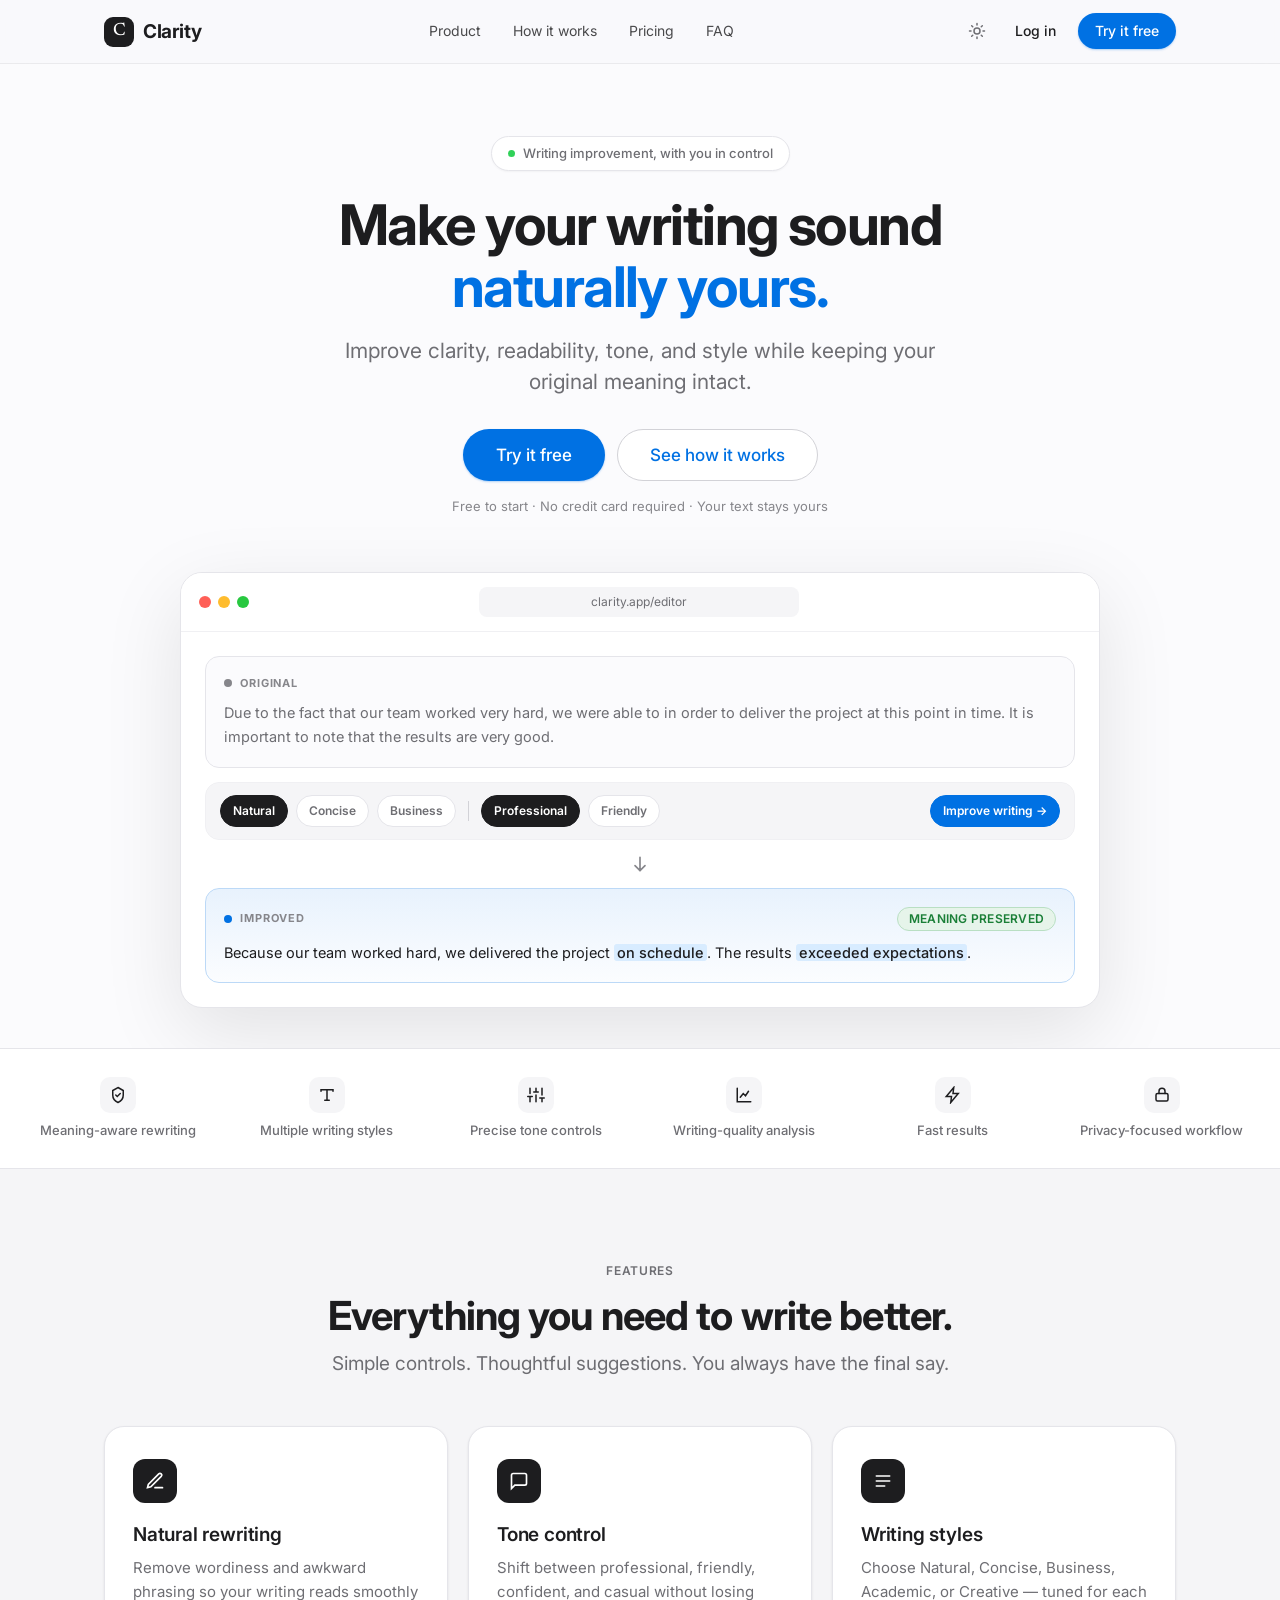
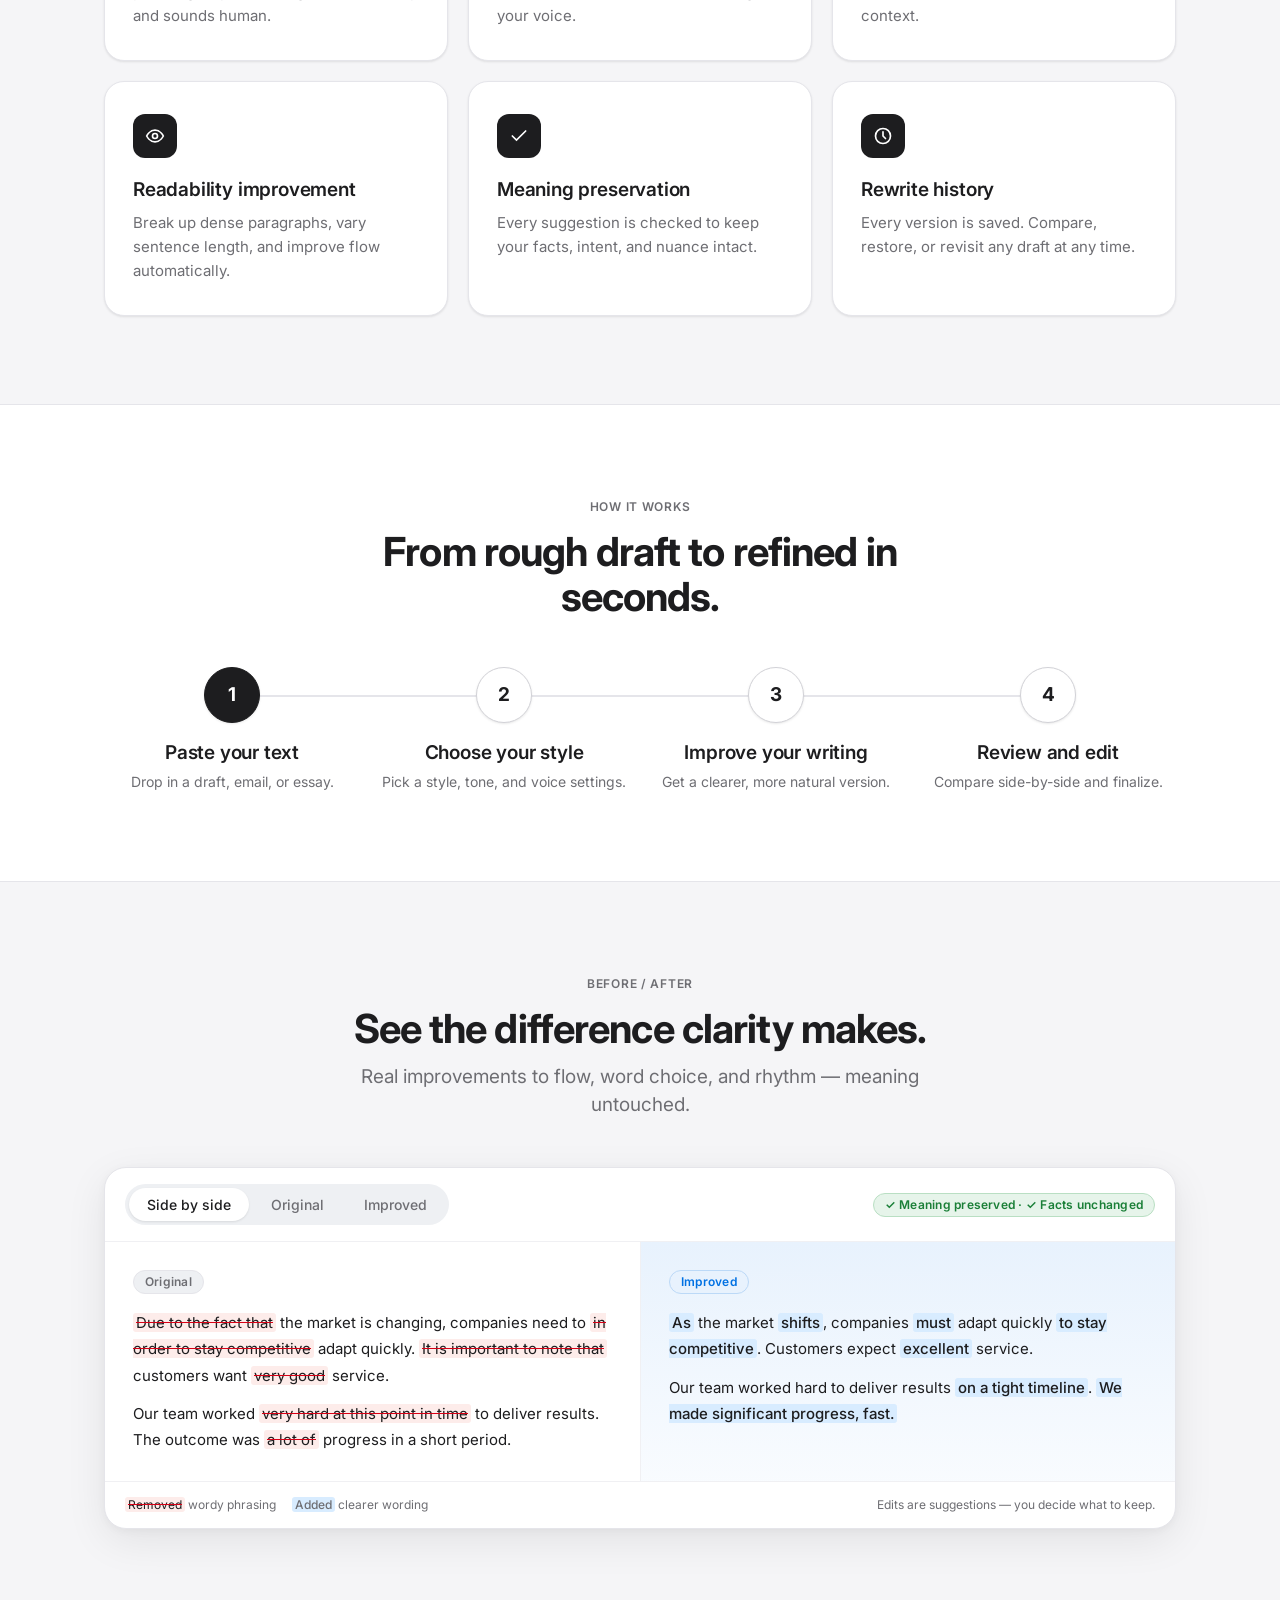
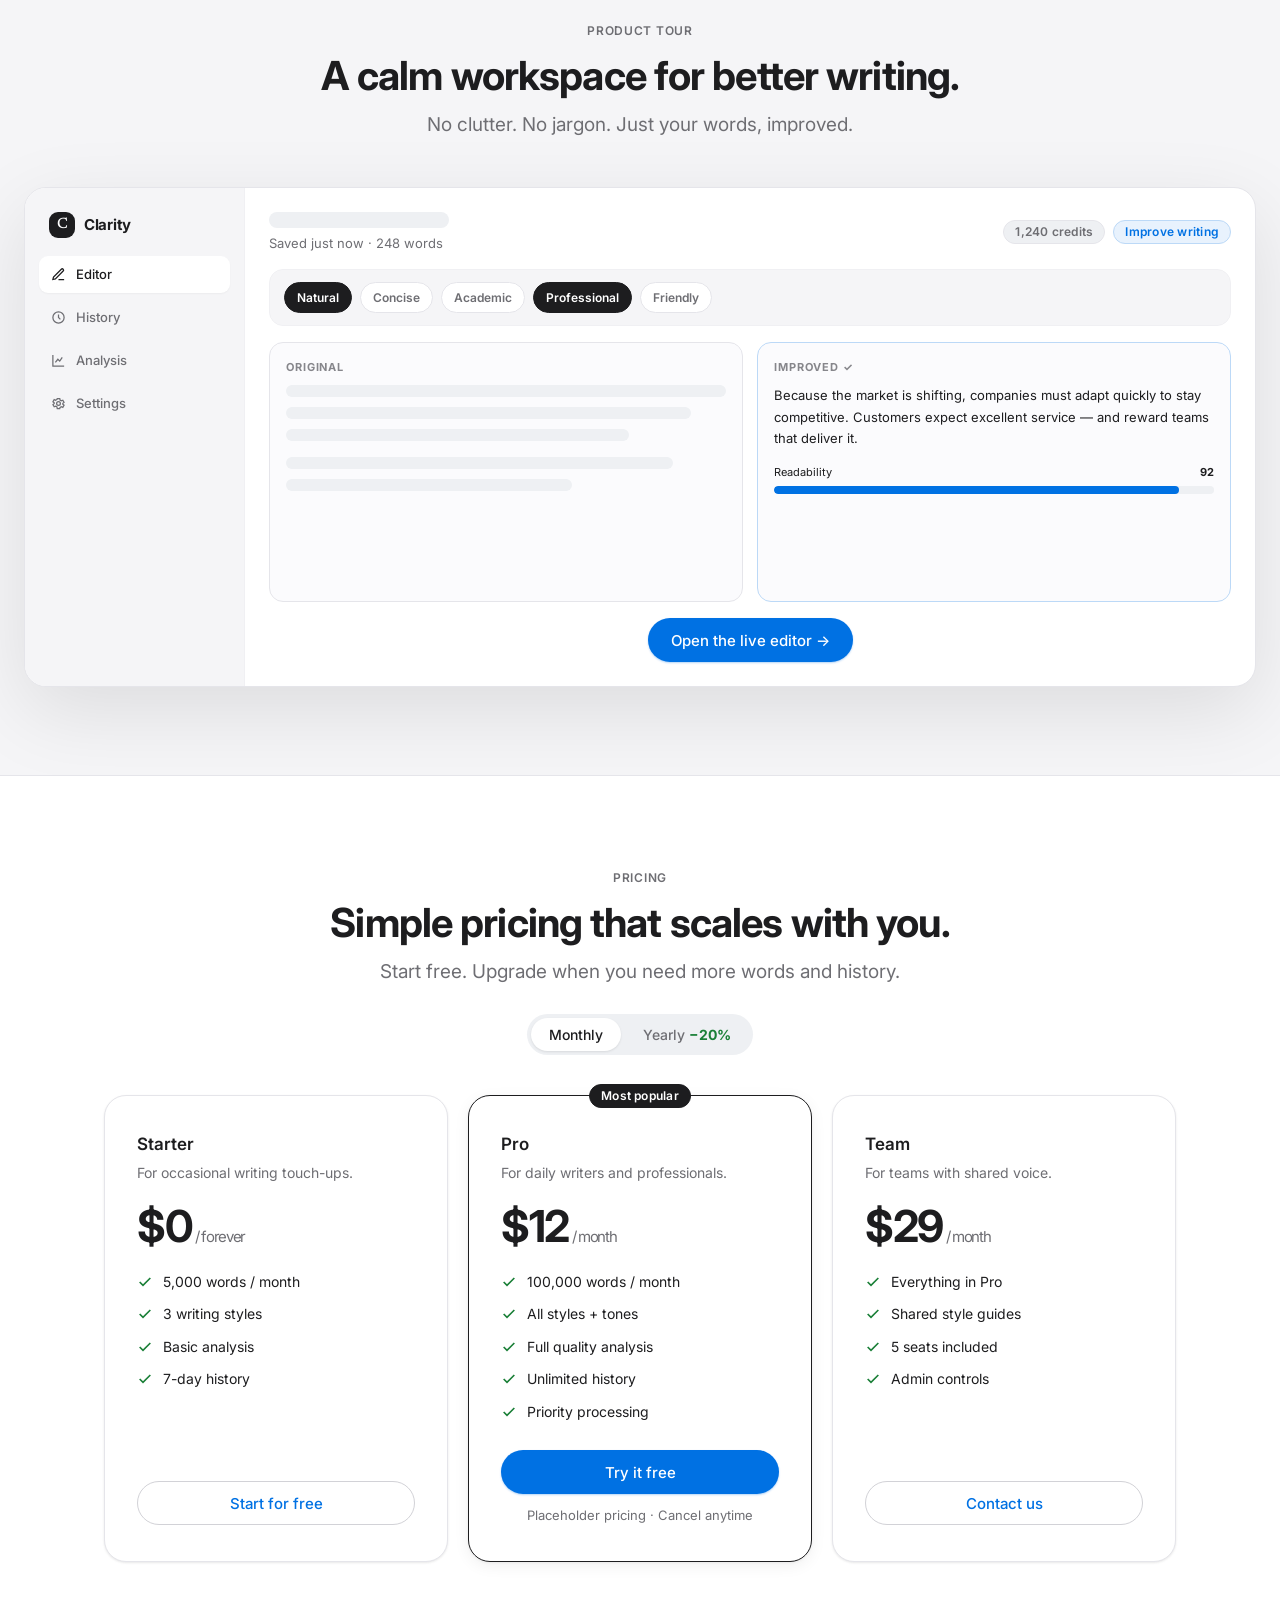
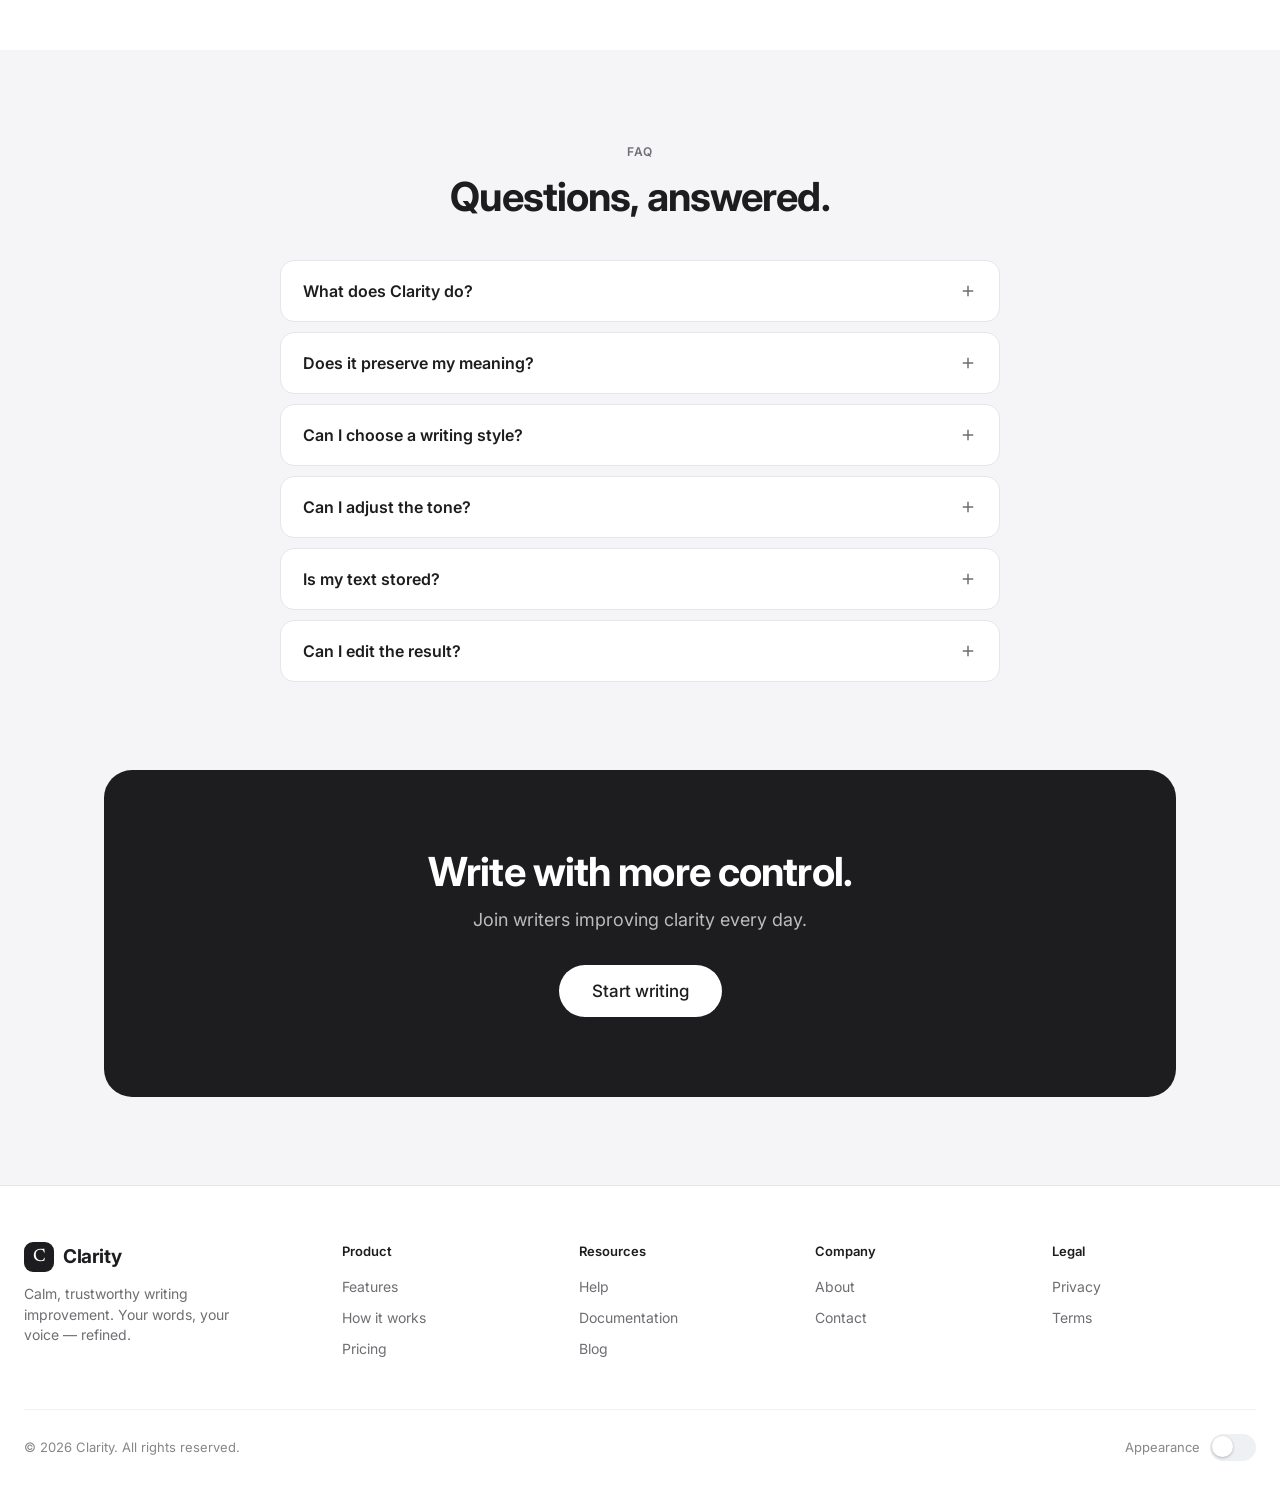
<file: index.html>
<!DOCTYPE html>
<html lang="en">
<head>
<meta charset="UTF-8">
<meta name="viewport" content="width=device-width, initial-scale=1.0, viewport-fit=cover">
<title>Clarity — Make your writing sound naturally yours</title>
<meta name="description" content="Improve clarity, readability, tone, and style while keeping your original meaning intact.">
<link rel="preconnect" href="https://fonts.googleapis.com">
<link rel="preconnect" href="https://fonts.gstatic.com" crossorigin>
<link href="https://fonts.googleapis.com/css2?family=Inter:wght@400;500;600;700;800&family=Newsreader:opsz,wght@6..72,400;6..72,500&display=swap" rel="stylesheet">
<style>
/* ============ PHASE 1: DESIGN TOKENS ============ */
:root{
  --background:#f5f5f7;
  --background-elevated:#fbfbfd;
  --surface:#ffffff;
  --surface-2:#f5f5f7;
  --surface-3:#eef0f3;
  --foreground:#1d1d1f;
  --foreground-strong:#000000;
  --muted:#f5f5f7;
  --muted-foreground:#6e6e73;
  --muted-foreground-2:#86868b;
  --primary:#0071e3;
  --primary-hover:#0077ed;
  --primary-pressed:#0060c3;
  --primary-foreground:#ffffff;
  --primary-subtle:#e8f2fd;
  --primary-border:#bcd9f7;
  --border:#e5e5ea;
  --border-strong:#d2d2d7;
  --border-subtle:#f0f0f3;
  --success:#1a7f37;
  --success-bg:#e6f4ea;
  --success-border:#b9dfc3;
  --warning:#9a6700;
  --warning-bg:#fef3c7;
  --warning-border:#fde68a;
  --destructive:#d70015;
  --destructive-hover:#b80012;
  --destructive-bg:#fdecea;
  --destructive-border:#f5c2c0;
  --radius-xs:6px; --radius-sm:10px; --radius-md:14px; --radius-lg:18px; --radius-xl:28px; --radius-full:999px;
  --space-1:4px; --space-2:8px; --space-3:12px; --space-4:16px; --space-5:20px; --space-6:24px; --space-8:32px; --space-10:40px; --space-12:48px; --space-16:64px; --space-20:80px; --space-24:96px;
  --font-sans:"Inter",-apple-system,BlinkMacSystemFont,"SF Pro Text","Helvetica Neue",Helvetica,Arial,sans-serif;
  --font-serif:"Newsreader",Georgia,serif;
  --fs-display:56px; --fs-h1:40px; --fs-h2:32px; --fs-h3:24px; --fs-h4:19px;
  --fs-body-lg:19px; --fs-body:17px; --fs-small:15px; --fs-caption:13px; --fs-label:12px;
  --lh-tight:1.1; --lh-snug:1.25; --lh-normal:1.47; --lh-relaxed:1.6;
  --shadow-xs:0 1px 2px rgba(0,0,0,.04);
  --shadow-sm:0 1px 3px rgba(0,0,0,.06),0 1px 2px rgba(0,0,0,.04);
  --shadow-md:0 4px 16px rgba(0,0,0,.06),0 1px 3px rgba(0,0,0,.05);
  --shadow-lg:0 12px 40px rgba(0,0,0,.08),0 2px 8px rgba(0,0,0,.04);
  --shadow-xl:0 24px 80px rgba(0,0,0,.10);
  --nav-h:64px;
  --sidebar-w:264px;
  --ease:cubic-bezier(.32,.72,0,1);
  --ease-out:cubic-bezier(.2,.8,.2,1);
}
[data-theme="dark"]{
  --background:#000000;
  --background-elevated:#0d0d0f;
  --surface:#1c1c1e;
  --surface-2:#242426;
  --surface-3:#2c2c2e;
  --foreground:#f5f5f7;
  --foreground-strong:#ffffff;
  --muted:#1c1c1e;
  --muted-foreground:#a1a1a6;
  --muted-foreground-2:#86868b;
  --primary:#2997ff;
  --primary-hover:#53a9ff;
  --primary-pressed:#0071e3;
  --primary-subtle:rgba(41,151,255,.14);
  --primary-border:rgba(41,151,255,.3);
  --border:#2c2c2e;
  --border-strong:#3a3a3c;
  --border-subtle:#242426;
  --success-bg:rgba(26,127,55,.18);
  --warning-bg:rgba(154,103,0,.18);
  --destructive-bg:rgba(215,0,21,.16);
  --shadow-sm:0 1px 3px rgba(0,0,0,.4);
  --shadow-md:0 4px 16px rgba(0,0,0,.5);
  --shadow-lg:0 12px 40px rgba(0,0,0,.5);
  --shadow-xl:0 24px 80px rgba(0,0,0,.6);
}
*{box-sizing:border-box;margin:0;padding:0}
html{scroll-behavior:smooth;-webkit-text-size-adjust:100%}
body{font-family:var(--font-sans);background:var(--background);color:var(--foreground);font-size:var(--fs-body);line-height:var(--lh-normal);-webkit-font-smoothing:antialiased;text-rendering:optimizeLegibility;overflow-x:hidden;min-height:100vh}
::selection{background:var(--primary);color:#fff}
img{max-width:100%;display:block}
a{color:var(--primary);text-decoration:none}
a:hover{text-decoration:underline}
button{font-family:inherit}
:focus-visible{outline:2px solid var(--primary);outline-offset:2px;border-radius:6px}
.sr-only{position:absolute;width:1px;height:1px;padding:0;margin:-1px;overflow:hidden;clip:rect(0,0,0,0);white-space:nowrap;border:0}
/* ===== Typography scale ===== */
.display{font-size:var(--fs-display);line-height:var(--lh-tight);font-weight:700;letter-spacing:-.028em}
.h1{font-size:var(--fs-h1);line-height:1.12;font-weight:700;letter-spacing:-.022em}
.h2{font-size:var(--fs-h2);line-height:1.15;font-weight:700;letter-spacing:-.02em}
.h3{font-size:var(--fs-h3);line-height:1.25;font-weight:600;letter-spacing:-.015em}
.h4{font-size:var(--fs-h4);line-height:1.3;font-weight:600;letter-spacing:-.01em}
.body-lg{font-size:var(--fs-body-lg);line-height:1.47;font-weight:400}
.body{font-size:var(--fs-body);line-height:1.47}
.body-sm{font-size:var(--fs-small);line-height:1.5}
.caption{font-size:var(--fs-caption);line-height:1.45;color:var(--muted-foreground)}
.label{font-size:var(--fs-label);line-height:1.4;font-weight:600;letter-spacing:.06em;text-transform:uppercase;color:var(--muted-foreground)}
/* ===== Layout primitives ===== */
.container{width:100%;max-width:1120px;margin:0 auto;padding:0 24px}
.container-wide{width:100%;max-width:1280px;margin:0 auto;padding:0 24px}
.section{padding:88px 0}
.stack{display:flex;flex-direction:column}
.stack>*+*{margin-top:var(--stack-gap,16px)}
.grid{display:grid;gap:20px}
.card{background:var(--surface);border:1px solid var(--border);border-radius:var(--radius-lg);box-shadow:var(--shadow-sm)}
/* ===== Buttons ===== */
.btn{display:inline-flex;align-items:center;justify-content:center;gap:8px;font-size:15px;font-weight:500;line-height:1;border:1px solid transparent;border-radius:var(--radius-full);padding:0 22px;min-height:44px;cursor:pointer;transition:all .2s var(--ease-out);white-space:nowrap;user-select:none;position:relative}
.btn:disabled{opacity:.5;cursor:not-allowed}
.btn-primary{background:var(--primary);color:var(--primary-foreground);box-shadow:0 1px 2px rgba(0,113,227,.3)}
.btn-primary:hover:not(:disabled){background:var(--primary-hover);transform:translateY(-1px);box-shadow:0 4px 12px rgba(0,113,227,.3)}
.btn-primary:active:not(:disabled){background:var(--primary-pressed);transform:translateY(0)}
.btn-secondary{background:var(--surface);color:var(--primary);border-color:var(--border-strong)}
.btn-secondary:hover:not(:disabled){border-color:var(--primary);background:var(--primary-subtle)}
.btn-ghost{background:transparent;color:var(--foreground)}
.btn-ghost:hover:not(:disabled){background:var(--surface-3)}
.btn-destructive{background:var(--destructive);color:#fff}
.btn-destructive:hover:not(:disabled){background:var(--destructive-hover)}
.btn-sm{min-height:36px;padding:0 16px;font-size:14px}
.btn-lg{min-height:52px;padding:0 32px;font-size:17px}
.btn-block{width:100%}
.btn-icon{width:40px;height:40px;min-height:40px;padding:0;border-radius:50%}
.btn .spinner{width:16px;height:16px;border:2px solid rgba(255,255,255,.4);border-top-color:#fff;border-radius:50%;animation:spin .7s linear infinite}
.btn-secondary .spinner,.btn-ghost .spinner{border-color:var(--border-strong);border-top-color:var(--primary)}
@keyframes spin{to{transform:rotate(360deg)}}
/* ===== Inputs ===== */
.field{display:flex;flex-direction:column;gap:6px}
.field label{font-size:14px;font-weight:500;color:var(--foreground)}
.input,.textarea,.select select{width:100%;font-family:inherit;font-size:15px;color:var(--foreground);background:var(--surface);border:1px solid var(--border-strong);border-radius:var(--radius-sm);padding:11px 14px;transition:border-color .15s,box-shadow .15s;outline:none}
.input:hover,.textarea:hover,.select select:hover{border-color:var(--muted-foreground-2)}
.input:focus,.textarea:focus,.select select:focus{border-color:var(--primary);box-shadow:0 0 0 4px var(--primary-subtle)}
.input::placeholder,.textarea::placeholder{color:var(--muted-foreground-2)}
.input.error,.textarea.error{border-color:var(--destructive);box-shadow:0 0 0 4px var(--destructive-bg)}
.textarea{resize:vertical;min-height:120px;line-height:1.6}
.select{position:relative}
.select select{appearance:none;padding-right:36px;cursor:pointer}
.select::after{content:"";position:absolute;right:14px;top:50%;width:8px;height:8px;border-right:1.5px solid var(--muted-foreground);border-bottom:1.5px solid var(--muted-foreground);transform:translateY(-70%) rotate(45deg);pointer-events:none}
.search-wrap{position:relative}
.search-wrap svg{position:absolute;left:13px;top:50%;transform:translateY(-50%);color:var(--muted-foreground-2);pointer-events:none}
.search-wrap .input{padding-left:38px;border-radius:var(--radius-full);background:var(--surface-2);border-color:transparent}
.search-wrap .input:focus{background:var(--surface);border-color:var(--primary)}
input[type="range"].slider{-webkit-appearance:none;appearance:none;width:100%;height:6px;border-radius:99px;background:var(--surface-3);outline:none;cursor:pointer;border:1px solid var(--border)}
input[type="range"].slider::-webkit-slider-thumb{-webkit-appearance:none;width:22px;height:22px;border-radius:50%;background:#fff;border:1px solid var(--border-strong);box-shadow:var(--shadow-md);cursor:grab;transition:transform .15s}
input[type="range"].slider::-webkit-slider-thumb:hover{transform:scale(1.1)}
input[type="range"].slider::-moz-range-thumb{width:22px;height:22px;border-radius:50%;background:#fff;border:1px solid var(--border-strong);box-shadow:var(--shadow-md);cursor:grab}
.toggle{position:relative;width:46px;height:27px;background:var(--surface-3);border:1px solid var(--border);border-radius:99px;cursor:pointer;transition:background .2s;border:none;padding:0}
.toggle::after{content:"";position:absolute;top:2px;left:2px;width:21px;height:21px;background:#fff;border-radius:50%;box-shadow:0 1px 3px rgba(0,0,0,.25);transition:transform .2s var(--ease-out)}
.toggle[aria-checked="true"]{background:var(--primary)}
.toggle[aria-checked="true"]::after{transform:translateX(19px)}
/* ===== Badges / Alerts / Progress / Skeleton / Tooltip ===== */
.badge{display:inline-flex;align-items:center;gap:6px;font-size:12px;font-weight:600;letter-spacing:.02em;padding:5px 11px;border-radius:99px;line-height:1}
.badge-primary{background:var(--primary-subtle);color:var(--primary);border:1px solid var(--primary-border)}
.badge-neutral{background:var(--surface-3);color:var(--muted-foreground);border:1px solid var(--border)}
.badge-success{background:var(--success-bg);color:var(--success);border:1px solid var(--success-border)}
.badge-warning{background:var(--warning-bg);color:var(--warning);border:1px solid var(--warning-border)}
.badge-error{background:var(--destructive-bg);color:var(--destructive);border:1px solid var(--destructive-border)}
.alert{display:flex;gap:12px;align-items:flex-start;padding:14px 16px;border-radius:var(--radius-md);font-size:14px;line-height:1.5;border:1px solid}
.alert-success{background:var(--success-bg);border-color:var(--success-border);color:var(--foreground)}
.alert-warning{background:var(--warning-bg);border-color:var(--warning-border)}
.alert-error{background:var(--destructive-bg);border-color:var(--destructive-border)}
.progress{height:8px;background:var(--surface-3);border-radius:99px;overflow:hidden}
.progress-bar{height:100%;background:var(--primary);border-radius:99px;transition:width .6s var(--ease)}
.skeleton{position:relative;overflow:hidden;background:var(--surface-3);border-radius:8px}
.skeleton::after{content:"";position:absolute;inset:0;background:linear-gradient(90deg,transparent,rgba(255,255,255,.55),transparent);animation:shimmer 1.4s infinite;transform:translateX(-100%)}
[data-theme="dark"] .skeleton::after{background:linear-gradient(90deg,transparent,rgba(255,255,255,.08),transparent)}
@keyframes shimmer{100%{transform:translateX(100%)}}
[data-tooltip]{position:relative}
[data-tooltip]:hover::after{content:attr(data-tooltip);position:absolute;bottom:calc(100% + 8px);left:50%;transform:translateX(-50%);background:#1d1d1f;color:#fff;font-size:12px;font-weight:500;padding:6px 10px;border-radius:8px;white-space:nowrap;z-index:50;pointer-events:none}
/* ===== Tabs ===== */
.tabs{display:flex;gap:4px;background:var(--surface-3);border-radius:99px;padding:4px;width:fit-content}
.tab{border:none;background:transparent;font-size:14px;font-weight:500;color:var(--muted-foreground);padding:8px 18px;border-radius:99px;cursor:pointer;transition:all .2s}
.tab:hover{color:var(--foreground)}
.tab.active{background:var(--surface);color:var(--foreground);box-shadow:var(--shadow-sm)}
/* ===== Toast ===== */
#toasts{position:fixed;bottom:24px;left:50%;transform:translateX(-50%);z-index:9999;display:flex;flex-direction:column;gap:10px;align-items:center;width:calc(100% - 32px);max-width:480px}
.toast{display:flex;align-items:center;gap:12px;background:rgba(29,29,31,.94);backdrop-filter:blur(12px);color:#fff;font-size:14px;font-weight:500;padding:13px 18px;border-radius:14px;box-shadow:var(--shadow-lg);animation:toastIn .35s var(--ease-out);max-width:100%}
[data-theme="dark"] .toast{background:rgba(255,255,255,.94);color:#1d1d1f}
.toast.success svg{color:#30d158}.toast.error svg{color:#ff453a}
@keyframes toastIn{from{opacity:0;transform:translateY(12px) scale(.97)}to{opacity:1;transform:translateY(0) scale(1)}}
.toast.out{opacity:0;transform:translateY(8px);transition:all .3s}
/* ===== Modal / Drawer ===== */
.modal-overlay{position:fixed;inset:0;background:rgba(0,0,0,.4);backdrop-filter:blur(4px);z-index:9000;display:flex;align-items:center;justify-content:center;padding:20px;opacity:0;pointer-events:none;transition:opacity .25s}
.modal-overlay.open{opacity:1;pointer-events:auto}
.modal{background:var(--surface);border-radius:20px;box-shadow:var(--shadow-xl);width:100%;max-width:440px;padding:28px;transform:scale(.96) translateY(8px);transition:transform .25s var(--ease-out)}
.modal-overlay.open .modal{transform:scale(1) translateY(0)}
.drawer-overlay{position:fixed;inset:0;background:rgba(0,0,0,.35);z-index:9000;opacity:0;pointer-events:none;transition:opacity .25s}
.drawer-overlay.open{opacity:1;pointer-events:auto}
.drawer{position:fixed;top:0;right:0;bottom:0;width:100%;max-width:400px;background:var(--surface);z-index:9001;transform:translateX(100%);transition:transform .32s var(--ease);display:flex;flex-direction:column;box-shadow:var(--shadow-xl)}
.drawer-overlay.open + .drawer{transform:translateX(0)}
.dropdown{position:relative}
.dropdown-menu{position:absolute;top:calc(100% + 8px);right:0;min-width:220px;background:var(--surface);border:1px solid var(--border);border-radius:14px;box-shadow:var(--shadow-lg);padding:6px;z-index:500;opacity:0;transform:translateY(-6px) scale(.98);pointer-events:none;transition:all .18s var(--ease-out)}
.dropdown.open .dropdown-menu{opacity:1;transform:none;pointer-events:auto}
.dropdown-item{display:flex;align-items:center;gap:10px;width:100%;text-align:left;border:none;background:none;font-size:14px;font-weight:500;color:var(--foreground);padding:10px 12px;border-radius:9px;cursor:pointer}
.dropdown-item:hover{background:var(--surface-2)}
.dropdown-item.danger{color:var(--destructive)}
.dropdown-divider{height:1px;background:var(--border);margin:6px 8px}
/* ===== Navbar (landing) ===== */
.nav{position:sticky;top:0;z-index:1000;height:var(--nav-h);background:rgba(251,251,253,.8);backdrop-filter:saturate(180%) blur(20px);-webkit-backdrop-filter:saturate(180%) blur(20px);border-bottom:1px solid rgba(0,0,0,.06)}
[data-theme="dark"] .nav{background:rgba(0,0,0,.72);border-bottom-color:rgba(255,255,255,.08)}
.nav-inner{max-width:1120px;margin:0 auto;padding:0 24px;height:100%;display:flex;align-items:center;justify-content:space-between;gap:16px}
.logo{display:flex;align-items:center;gap:9px;font-weight:700;font-size:19px;letter-spacing:-.02em;color:var(--foreground);text-decoration:none!important}
.logo-mark{width:30px;height:30px;border-radius:9px;background:#1d1d1f;color:#fff;display:flex;align-items:center;justify-content:center;font-family:var(--font-serif);font-size:18px;font-weight:500}
[data-theme="dark"] .logo-mark{background:#fff;color:#000}
.nav-links{display:flex;align-items:center;gap:32px}
.nav-links a{color:var(--foreground);font-size:14px;font-weight:400;opacity:.8;text-decoration:none!important;transition:opacity .15s}
.nav-links a:hover{opacity:1}
.nav-actions{display:flex;align-items:center;gap:10px}
.nav-login{font-size:14px;color:var(--foreground);font-weight:500;text-decoration:none!important;padding:8px 12px}
.hamburger{display:none;background:none;border:none;cursor:pointer;padding:10px;color:var(--foreground)}
.mobile-menu{display:none;position:fixed;top:var(--nav-h);left:0;right:0;background:var(--surface);border-bottom:1px solid var(--border);z-index:999;padding:12px 24px 24px;box-shadow:var(--shadow-lg)}
.mobile-menu.open{display:block;animation:fadeDown .25s var(--ease-out)}
@keyframes fadeDown{from{opacity:0;transform:translateY(-8px)}to{opacity:1;transform:none}}
.mobile-menu a{display:block;padding:14px 4px;font-size:17px;font-weight:500;color:var(--foreground);border-bottom:1px solid var(--border-subtle);text-decoration:none!important}
.mobile-menu .btn{margin-top:16px}
/* ===== Hero ===== */
.hero{padding:72px 0 40px;text-align:center;background:var(--background-elevated)}
.hero-eyebrow{display:inline-flex;align-items:center;gap:8px;font-size:13px;font-weight:500;color:var(--muted-foreground);background:var(--surface);border:1px solid var(--border);border-radius:99px;padding:7px 16px;margin-bottom:24px;box-shadow:var(--shadow-xs)}
.hero-eyebrow .dot{width:7px;height:7px;border-radius:50%;background:#30d158}
.hero h1{max-width:720px;margin:0 auto 18px}
.hero h1 .accent{color:var(--primary)}
.hero-sub{max-width:620px;margin:0 auto 32px;color:var(--muted-foreground);font-size:21px;line-height:1.45}
.hero-ctas{display:flex;gap:12px;justify-content:center;flex-wrap:wrap;margin-bottom:16px}
.hero-note{font-size:13px;color:var(--muted-foreground-2);margin-bottom:56px}
/* Product mini preview */
.preview-shell{max-width:920px;margin:0 auto;background:var(--surface);border:1px solid var(--border);border-radius:22px;box-shadow:var(--shadow-xl);overflow:hidden;text-align:left}
.preview-bar{display:flex;align-items:center;gap:8px;padding:14px 18px;border-bottom:1px solid var(--border-subtle);background:var(--surface)}
.traffic{display:flex;gap:7px}
.traffic span{width:12px;height:12px;border-radius:50%}
.preview-url{flex:1;max-width:320px;margin:0 auto;background:var(--surface-2);border-radius:8px;font-size:12px;color:var(--muted-foreground);text-align:center;padding:6px}
.preview-body{padding:24px;display:flex;flex-direction:column;gap:14px}
.preview-pane{border:1px solid var(--border);border-radius:14px;padding:18px;background:var(--background-elevated)}
.preview-pane-label{font-size:11px;font-weight:700;letter-spacing:.08em;text-transform:uppercase;color:var(--muted-foreground-2);margin-bottom:10px;display:flex;align-items:center;gap:8px}
.preview-text{font-size:14.5px;line-height:1.65;color:var(--foreground)}
.preview-text.muted{color:var(--muted-foreground)}
.preview-controls{display:flex;gap:8px;flex-wrap:wrap;align-items:center;background:var(--surface-2);border:1px solid var(--border-subtle);border-radius:14px;padding:12px 14px}
.mini-chip{font-size:12px;font-weight:600;padding:6px 12px;border-radius:99px;background:var(--surface);border:1px solid var(--border);color:var(--muted-foreground)}
.mini-chip.on{background:#1d1d1f;color:#fff;border-color:#1d1d1f}
[data-theme="dark"] .mini-chip.on{background:#fff;color:#000;border-color:#fff}
.preview-arrow{display:flex;justify-content:center;color:var(--muted-foreground-2)}
.preview-improved{border-color:var(--primary-border);background:linear-gradient(180deg,var(--primary-subtle),var(--surface) 120%)}
.hl{background:#d8ecff;border-radius:3px;padding:0 3px;font-weight:500}
[data-theme="dark"] .hl{background:rgba(41,151,255,.25)}
/* ===== Benefits strip ===== */
.benefits{background:var(--surface);border-top:1px solid var(--border);border-bottom:1px solid var(--border);padding:28px 0}
.benefits-grid{display:grid;grid-template-columns:repeat(6,1fr);gap:20px}
.benefit{display:flex;flex-direction:column;align-items:center;text-align:center;gap:8px}
.benefit-icon{width:36px;height:36px;border-radius:10px;background:var(--surface-2);display:flex;align-items:center;justify-content:center;color:var(--foreground)}
.benefit span{font-size:13px;font-weight:500;color:var(--muted-foreground);line-height:1.4}
/* ===== Features ===== */
.features-grid{display:grid;grid-template-columns:repeat(3,1fr);gap:20px;margin-top:48px}
.feature-card{padding:32px 28px;border-radius:20px;transition:transform .25s var(--ease-out),box-shadow .25s}
.feature-card:hover{transform:translateY(-3px);box-shadow:var(--shadow-md)}
.feature-icon{width:44px;height:44px;border-radius:12px;background:#1d1d1f;color:#fff;display:flex;align-items:center;justify-content:center;margin-bottom:20px}
[data-theme="dark"] .feature-icon{background:#fff;color:#000}
.feature-card h3{margin-bottom:8px}
.feature-card p{font-size:15px;color:var(--muted-foreground);line-height:1.6}
.section-head{text-align:center;max-width:640px;margin:0 auto}
.section-head p{color:var(--muted-foreground);font-size:19px;margin-top:12px}
/* ===== How it works ===== */
.steps{display:grid;grid-template-columns:repeat(4,1fr);gap:16px;margin-top:48px;position:relative}
.steps::before{content:"";position:absolute;top:28px;left:12%;right:12%;height:2px;background:var(--border);z-index:0}
.step{text-align:center;position:relative;z-index:1}
.step-num{width:56px;height:56px;border-radius:50%;background:var(--surface);border:1px solid var(--border-strong);display:flex;align-items:center;justify-content:center;font-size:19px;font-weight:700;margin:0 auto 18px;box-shadow:var(--shadow-sm)}
.step.active .step-num,.step:first-child .step-num{background:#1d1d1f;color:#fff;border-color:#1d1d1f}
[data-theme="dark"] .step:first-child .step-num{background:#fff;color:#000;border-color:#fff}
.step h4{margin-bottom:6px}
.step p{font-size:14px;color:var(--muted-foreground)}
/* ===== Before/After ===== */
.compare-shell{background:var(--surface);border:1px solid var(--border);border-radius:22px;box-shadow:var(--shadow-lg);overflow:hidden;margin-top:48px}
.compare-tabs{display:flex;align-items:center;justify-content:space-between;padding:16px 20px;border-bottom:1px solid var(--border-subtle);flex-wrap:wrap;gap:12px}
.compare-grid{display:grid;grid-template-columns:1fr 1fr}
.compare-col{padding:28px}
.compare-col + .compare-col{border-left:1px solid var(--border-subtle)}
.compare-col h4{display:flex;align-items:center;gap:8px;margin-bottom:16px}
.compare-body{font-size:15px;line-height:1.75}
.compare-body p+p{margin-top:12px}
.del{background:var(--destructive-bg);color:var(--foreground);text-decoration:line-through;text-decoration-color:var(--destructive);border-radius:3px;padding:0 3px}
.ins{background:#d8ecff;border-radius:3px;padding:0 3px;font-weight:500}
[data-theme="dark"] .ins{background:rgba(41,151,255,.25)}
.compare-legend{display:flex;gap:16px;padding:14px 20px;border-top:1px solid var(--border-subtle);font-size:12px;color:var(--muted-foreground);flex-wrap:wrap}
/* ===== Dashboard preview ===== */
.dash-mock{background:var(--surface);border:1px solid var(--border);border-radius:22px;box-shadow:var(--shadow-xl);overflow:hidden;margin-top:48px;display:grid;grid-template-columns:220px 1fr;min-height:480px}
.dash-side{background:var(--surface-2);border-right:1px solid var(--border-subtle);padding:20px 14px;display:flex;flex-direction:column;gap:6px}
.dash-side-item{display:flex;align-items:center;gap:10px;font-size:13px;font-weight:500;color:var(--muted-foreground);padding:9px 12px;border-radius:9px}
.dash-side-item.on{background:var(--surface);color:var(--foreground);box-shadow:var(--shadow-xs)}
.dash-main{padding:24px;display:flex;flex-direction:column;gap:16px}
.dash-top{display:flex;align-items:center;justify-content:space-between}
.mock-editor-grid{display:grid;grid-template-columns:1fr 1fr;gap:14px;flex:1}
.mock-editor{border:1px solid var(--border);border-radius:14px;padding:16px;background:var(--background-elevated);min-height:260px}
/* ===== Pricing ===== */
.pricing-toggle{display:flex;justify-content:center;margin:28px 0 40px}
.pricing-grid{display:grid;grid-template-columns:repeat(3,1fr);gap:20px;align-items:stretch}
.price-card{padding:36px 32px;display:flex;flex-direction:column;border-radius:22px;position:relative}
.price-card.featured{border:1.5px solid #1d1d1f;box-shadow:var(--shadow-md)}
[data-theme="dark"] .price-card.featured{border-color:#fff}
.price-name{font-size:17px;font-weight:600}
.price-desc{font-size:14px;color:var(--muted-foreground);margin:6px 0 20px}
.price{font-size:44px;font-weight:700;letter-spacing:-.03em;line-height:1}
.price span{font-size:15px;font-weight:400;color:var(--muted-foreground)}
.price-list{list-style:none;margin:24px 0 28px;display:flex;flex-direction:column;gap:12px;flex:1}
.price-list li{display:flex;gap:10px;font-size:14px;align-items:flex-start}
.price-list svg{flex-shrink:0;margin-top:2px;color:var(--success)}
/* ===== FAQ ===== */
.faq-list{max-width:720px;margin:40px auto 0;display:flex;flex-direction:column;gap:10px}
.faq-item{background:var(--surface);border:1px solid var(--border);border-radius:14px;overflow:hidden}
.faq-q{width:100%;background:none;border:none;text-align:left;font-size:16px;font-weight:600;color:var(--foreground);padding:20px 22px;display:flex;justify-content:space-between;align-items:center;gap:16px;cursor:pointer;font-family:inherit}
.faq-q svg{transition:transform .25s;flex-shrink:0;color:var(--muted-foreground)}
.faq-item.open .faq-q svg{transform:rotate(45deg)}
.faq-a{max-height:0;overflow:hidden;transition:max-height .3s var(--ease-out)}
.faq-a p{padding:0 22px 22px;font-size:15px;color:var(--muted-foreground);line-height:1.65}
/* ===== Final CTA / Footer ===== */
.final-cta{background:#1d1d1f;color:#fff;border-radius:28px;padding:80px 40px;text-align:center;margin:0 24px 88px;max-width:1072px;margin-left:auto;margin-right:auto}
[data-theme="dark"] .final-cta{background:#fff;color:#000}
.final-cta h2{margin-bottom:12px}
.final-cta p{opacity:.7;font-size:18px;margin-bottom:32px}
footer{background:var(--surface);border-top:1px solid var(--border);padding:56px 0 32px}
.footer-grid{display:grid;grid-template-columns:1.4fr 1fr 1fr 1fr 1fr;gap:32px;margin-bottom:40px}
.footer-brand p{font-size:14px;color:var(--muted-foreground);margin-top:12px;max-width:240px}
.footer-col h5{font-size:13px;font-weight:600;color:var(--foreground);margin-bottom:16px}
.footer-col a{display:block;font-size:14px;color:var(--muted-foreground);margin-bottom:10px;text-decoration:none!important}
.footer-col a:hover{color:var(--foreground)}
.footer-bottom{display:flex;justify-content:space-between;align-items:center;padding-top:24px;border-top:1px solid var(--border-subtle);font-size:13px;color:var(--muted-foreground-2);flex-wrap:wrap;gap:12px}
.theme-row{display:flex;align-items:center;gap:10px}
/* ===== Auth ===== */
.auth-wrap{min-height:100vh;display:flex;align-items:center;justify-content:center;padding:32px 20px;background:var(--background-elevated)}
.auth-card{width:100%;max-width:420px;background:var(--surface);border:1px solid var(--border);border-radius:24px;box-shadow:var(--shadow-lg);padding:40px 36px}
.auth-card h2{margin:20px 0 8px;text-align:center}
.auth-card .sub{text-align:center;color:var(--muted-foreground);font-size:15px;margin-bottom:28px}
.sso{display:grid;grid-template-columns:1fr 1fr;gap:10px;margin-bottom:20px}
.divider{display:flex;align-items:center;gap:12px;font-size:13px;color:var(--muted-foreground-2);margin:20px 0}
.divider::before,.divider::after{content:"";flex:1;height:1px;background:var(--border)}
/* ===== App shell ===== */
#view-app{display:none;min-height:100vh}
.app-layout{display:flex;min-height:100vh}
.sidebar{width:var(--sidebar-w);flex-shrink:0;background:var(--surface);border-right:1px solid var(--border);display:flex;flex-direction:column;padding:18px 14px;position:sticky;top:0;height:100vh}
.side-logo{padding:4px 10px 18px}
.side-section{font-size:11px;font-weight:700;letter-spacing:.08em;text-transform:uppercase;color:var(--muted-foreground-2);padding:14px 10px 6px}
.side-item{display:flex;align-items:center;gap:11px;width:100%;border:none;background:none;font-size:14px;font-weight:500;color:var(--muted-foreground);padding:10px 12px;border-radius:10px;cursor:pointer;text-align:left;font-family:inherit;transition:background .15s}
.side-item:hover{background:var(--surface-2);color:var(--foreground)}
.side-item.active{background:var(--surface-3);color:var(--foreground)}
.side-item .count{margin-left:auto;font-size:12px;background:var(--surface-3);padding:2px 8px;border-radius:99px}
.usage-card{margin:14px 4px 0;background:var(--surface-2);border:1px solid var(--border-subtle);border-radius:14px;padding:14px}
.side-profile{margin-top:auto;display:flex;align-items:center;gap:11px;padding:10px;border-radius:12px;cursor:pointer;border:1px solid transparent}
.side-profile:hover{background:var(--surface-2)}
.avatar{width:36px;height:36px;border-radius:50%;background:linear-gradient(135deg,#1d1d1f,#43434a);color:#fff;display:flex;align-items:center;justify-content:center;font-size:13px;font-weight:700;flex-shrink:0}
.main{flex:1;min-width:0;display:flex;flex-direction:column}
.topbar{position:sticky;top:0;z-index:100;background:rgba(251,251,253,.82);backdrop-filter:blur(18px);border-bottom:1px solid var(--border-subtle);padding:12px 28px;display:flex;align-items:center;gap:14px}
[data-theme="dark"] .topbar{background:rgba(0,0,0,.7)}
.doc-title{font-size:15px;font-weight:600;border:none;background:transparent;color:var(--foreground);font-family:inherit;min-width:120px;max-width:320px;padding:6px 8px;border-radius:8px}
.doc-title:hover{background:var(--surface-2)}
.doc-title:focus{background:var(--surface);outline:2px solid var(--primary)}
.save-status{font-size:13px;color:var(--muted-foreground);display:flex;align-items:center;gap:6px}
.save-dot{width:7px;height:7px;border-radius:50%;background:#30d158}
.topbar-right{margin-left:auto;display:flex;align-items:center;gap:10px}
.credits-pill{display:flex;align-items:center;gap:8px;font-size:13px;font-weight:600;background:var(--surface);border:1px solid var(--border);border-radius:99px;padding:7px 14px;box-shadow:var(--shadow-xs)}
.workspace{padding:28px;max-width:1340px;width:100%;margin:0 auto;flex:1}
/* Controls */
.controls-card{padding:20px 22px;margin-bottom:18px}
.controls-row{display:flex;gap:20px;flex-wrap:wrap}
.control-group{flex:1;min-width:200px}
.control-group > .label{margin-bottom:10px;display:block}
.chip-row{display:flex;gap:8px;flex-wrap:wrap}
.chip{border:1px solid var(--border-strong);background:var(--surface);color:var(--muted-foreground);font-size:13px;font-weight:500;padding:8px 15px;border-radius:99px;cursor:pointer;transition:all .15s;font-family:inherit}
.chip:hover{border-color:var(--foreground);color:var(--foreground)}
.chip.on{background:#1d1d1f;color:#fff;border-color:#1d1d1f}
[data-theme="dark"] .chip.on{background:#fff;color:#000;border-color:#fff}
.slider-row{display:grid;grid-template-columns:1fr 1fr;gap:14px 24px}
.slider-item label{display:flex;justify-content:space-between;font-size:13px;font-weight:500;margin-bottom:8px}
.slider-item label output{color:var(--muted-foreground);font-weight:600}
/* Editor grid */
.editor-grid{display:grid;grid-template-columns:1fr 1fr;gap:18px;align-items:stretch}
.editor-pane{background:var(--surface);border:1px solid var(--border);border-radius:18px;display:flex;flex-direction:column;overflow:hidden;min-height:440px;box-shadow:var(--shadow-sm)}
.editor-pane-head{display:flex;align-items:center;justify-content:space-between;padding:14px 18px;border-bottom:1px solid var(--border-subtle)}
.editor-pane-head h3{font-size:14px;font-weight:600}
.editor-meta{font-size:12px;color:var(--muted-foreground-2)}
.editor-textarea{flex:1;border:none;resize:none;padding:20px;font-family:inherit;font-size:16px;line-height:1.7;color:var(--foreground);background:transparent;outline:none;min-height:300px}
.editor-textarea::placeholder{color:var(--muted-foreground-2)}
.editor-foot{display:flex;align-items:center;justify-content:space-between;padding:12px 18px;border-top:1px solid var(--border-subtle);font-size:12px;color:var(--muted-foreground)}
.result-body{flex:1;padding:20px;font-size:16px;line-height:1.75;min-height:300px;overflow-y:auto}
.result-empty{display:flex;flex-direction:column;align-items:center;justify-content:center;height:100%;min-height:280px;text-align:center;color:var(--muted-foreground-2);gap:12px;padding:32px}
.result-empty-icon{width:52px;height:52px;border-radius:16px;background:var(--surface-2);display:flex;align-items:center;justify-content:center;color:var(--muted-foreground)}
.loading-steps{display:flex;flex-direction:column;gap:10px;align-items:center;padding:40px 20px}
.loading-step{display:flex;align-items:center;gap:10px;font-size:14px;color:var(--muted-foreground)}
.loading-step.done{color:var(--success)}
.action-bar{display:flex;gap:10px;align-items:center;padding:16px 18px;border-top:1px solid var(--border-subtle);flex-wrap:wrap;background:var(--surface)}
.action-bar .spacer{flex:1}
/* Analysis */
.analysis-grid{display:grid;grid-template-columns:1fr 340px;gap:18px;margin-top:18px}
.metric{padding:14px 0;border-bottom:1px solid var(--border-subtle)}
.metric:last-child{border:none}
.metric-top{display:flex;justify-content:space-between;align-items:center;margin-bottom:8px;font-size:14px;font-weight:500}
.metric-top output{font-weight:700}
.meter{height:8px;background:var(--surface-3);border-radius:99px;overflow:hidden}
.meter-fill{height:100%;border-radius:99px;transition:width .8s var(--ease)}
.obs{display:flex;gap:10px;align-items:flex-start;font-size:14px;padding:10px 0;border-bottom:1px solid var(--border-subtle)}
.obs:last-child{border:none}
.obs-icon{width:22px;height:22px;border-radius:50%;display:flex;align-items:center;justify-content:center;flex-shrink:0;margin-top:1px}
/* History */
.history-head{display:flex;gap:12px;align-items:center;flex-wrap:wrap;margin-bottom:20px}
.doc-grid{display:grid;grid-template-columns:repeat(auto-fill,minmax(280px,1fr));gap:16px}
.doc-card{padding:20px;cursor:pointer;transition:transform .2s,box-shadow .2s;position:relative}
.doc-card:hover{transform:translateY(-2px);box-shadow:var(--shadow-md)}
.doc-card h4{margin:10px 0 6px;font-size:16px}
.doc-card p{font-size:13px;color:var(--muted-foreground);display:-webkit-box;line-clamp:2;-webkit-line-clamp:2;-webkit-box-orient:vertical;overflow:hidden}
.doc-meta{display:flex;gap:12px;font-size:12px;color:var(--muted-foreground-2);margin-top:14px;flex-wrap:wrap}
.doc-actions{position:absolute;top:14px;right:14px}
.icon-btn{width:32px;height:32px;border-radius:8px;border:1px solid transparent;background:transparent;display:inline-flex;align-items:center;justify-content:center;cursor:pointer;color:var(--muted-foreground);transition:all .15s}
.icon-btn:hover{background:var(--surface-3);color:var(--foreground)}
.fav-btn.on{color:#ff9f0a}
.empty-state{text-align:center;padding:72px 24px;max-width:420px;margin:0 auto}
.empty-state-icon{width:64px;height:64px;border-radius:20px;background:var(--surface-2);display:flex;align-items:center;justify-content:center;margin:0 auto 20px;color:var(--muted-foreground)}
/* Settings */
.settings-layout{display:grid;grid-template-columns:230px 1fr;gap:24px;align-items:start}
.settings-nav{background:var(--surface);border:1px solid var(--border);border-radius:16px;padding:8px;display:flex;flex-direction:column;gap:2px;position:sticky;top:90px}
.settings-panel{background:var(--surface);border:1px solid var(--border);border-radius:18px;padding:32px;box-shadow:var(--shadow-sm)}
.settings-panel h3{margin-bottom:6px}
.settings-panel > p{color:var(--muted-foreground);font-size:14px;margin-bottom:28px}
.form-grid{display:grid;grid-template-columns:1fr 1fr;gap:18px}
.form-row{display:flex;align-items:center;justify-content:space-between;gap:16px;padding:18px 0;border-bottom:1px solid var(--border-subtle)}
.form-row:last-child{border:none}
.mobile-bottom-nav{display:none}
/* Views */
.view{display:none}
.view.active{display:block}
#view-landing.active{display:block}
/* Sticky mobile action */
.sticky-action{display:none}
/* Reveal */
.reveal{opacity:0;transform:translateY(20px);transition:opacity .6s var(--ease-out),transform .6s var(--ease-out)}
.reveal.visible{opacity:1;transform:none}
/* Reduced motion */
@media (prefers-reduced-motion:reduce){
  *,*::before,*::after{animation-duration:.01ms!important;transition-duration:.01ms!important;scroll-behavior:auto!important}
  .reveal{opacity:1;transform:none}
}
/* ============ RESPONSIVE ============ */
@media(max-width:1024px){
  .benefits-grid{grid-template-columns:repeat(3,1fr);gap:24px}
  .features-grid{grid-template-columns:repeat(2,1fr)}
  .steps{grid-template-columns:repeat(2,1fr);gap:32px}
  .steps::before{display:none}
  .pricing-grid{grid-template-columns:1fr;max-width:480px;margin:0 auto}
  .analysis-grid{grid-template-columns:1fr}
  .sidebar{width:76px;padding:16px 10px}
  .sidebar .side-label,.sidebar .side-section,.sidebar .usage-card,.sidebar .side-profile-info,.sidebar .logo-text,.sidebar .new-btn-label{display:none}
  .side-item{justify-content:center;padding:12px}
  .side-item .count{display:none}
  .side-profile{justify-content:center}
  .dash-mock{grid-template-columns:1fr}
  .dash-side{flex-direction:row;overflow-x:auto;border-right:none;border-bottom:1px solid var(--border-subtle)}
  .footer-grid{grid-template-columns:1fr 1fr;gap:28px}
}
@media(max-width:768px){
  :root{--fs-display:38px;--fs-h1:30px;--fs-h2:26px;--fs-h3:20px}
  .section{padding:60px 0}
  .nav-links,.nav-actions .btn-secondary,.nav-login{display:none}
  .hamburger{display:block}
  .hero{padding:48px 0 32px}
  .hero-sub{font-size:17px}
  .features-grid{grid-template-columns:1fr}
  .compare-grid{grid-template-columns:1fr}
  .compare-col + .compare-col{border-left:none;border-top:1px solid var(--border-subtle)}
  .mock-editor-grid{grid-template-columns:1fr}
  .editor-grid{grid-template-columns:1fr}
  .editor-pane{min-height:0}
  .editor-textarea,.result-body{min-height:220px}
  .sidebar{display:none}
  .mobile-bottom-nav{display:flex;position:fixed;bottom:0;left:0;right:0;background:rgba(255,255,255,.92);backdrop-filter:blur(20px);border-top:1px solid var(--border);z-index:1000;padding:8px 8px calc(8px + env(safe-area-inset-bottom))}
  [data-theme="dark"] .mobile-bottom-nav{background:rgba(28,28,30,.92)}
  .mobile-bottom-nav button{flex:1;display:flex;flex-direction:column;align-items:center;gap:4px;border:none;background:none;font-size:10px;font-weight:600;color:var(--muted-foreground);padding:8px;cursor:pointer;font-family:inherit;border-radius:10px;min-height:52px;justify-content:center}
  .mobile-bottom-nav button.active{color:var(--primary)}
  .main{padding-bottom:76px}
  .workspace{padding:18px 16px}
  .topbar{padding:10px 16px}
  .slider-row{grid-template-columns:1fr}
  .settings-layout{grid-template-columns:1fr}
  .settings-nav{position:static;flex-direction:row;overflow-x:auto}
  .settings-nav .side-item{white-space:nowrap}
  .settings-panel{padding:24px 20px}
  .form-grid{grid-template-columns:1fr}
  .sticky-action{display:flex;position:sticky;bottom:84px;z-index:50;margin-top:16px;background:var(--surface);border:1px solid var(--border);border-radius:16px;padding:12px;box-shadow:var(--shadow-lg);gap:10px}
  .final-cta{padding:56px 24px;border-radius:22px;margin:0 16px 56px}
  .footer-grid{grid-template-columns:1fr 1fr}
}
@media(max-width:430px){
  .container,.container-wide{padding:0 16px}
  :root{--fs-display:32px}
  .benefits-grid{grid-template-columns:repeat(2,1fr)}
  .steps{grid-template-columns:1fr}
  .hero-ctas .btn{flex:1;min-width:140px}
  .footer-grid{grid-template-columns:1fr;gap:24px}
  .preview-body{padding:16px}
  .sso{grid-template-columns:1fr}
  .auth-card{padding:32px 24px}
}
@media(max-width:375px){
  .benefits-grid{grid-template-columns:1fr 1fr;gap:16px}
  .btn-lg{min-height:48px;padding:0 24px;font-size:16px}
}
</style>
</head>
<body>

<div id="toasts" aria-live="polite"></div>

<!-- Modal root -->
<div class="modal-overlay" id="modalOverlay" role="dialog" aria-modal="true" aria-labelledby="modalTitle">
  <div class="modal">
    <h3 class="h3" id="modalTitle">Confirm</h3>
    <p class="body-sm" id="modalDesc" style="color:var(--muted-foreground);margin:10px 0 24px;line-height:1.6"></p>
    <div style="display:flex;gap:10px;justify-content:flex-end">
      <button class="btn btn-ghost" id="modalCancel">Cancel</button>
      <button class="btn btn-destructive" id="modalConfirm">Delete</button>
    </div>
  </div>
</div>

<!-- ==================== LANDING VIEW ==================== -->
<div id="view-landing" class="view active">
  <nav class="nav" aria-label="Main navigation">
    <div class="nav-inner">
      <a href="#" class="logo" onclick="go('landing');return false"><span class="logo-mark">C</span><span>Clarity</span></a>
      <div class="nav-links">
        <a href="#product">Product</a>
        <a href="#how">How it works</a>
        <a href="#pricing">Pricing</a>
        <a href="#faq">FAQ</a>
      </div>
      <div class="nav-actions">
        <button class="icon-btn" onclick="toggleTheme()" data-tooltip="Toggle appearance" aria-label="Toggle dark mode">
          <svg width="18" height="18" viewBox="0 0 24 24" fill="none" stroke="currentColor" stroke-width="2" stroke-linecap="round"><circle cx="12" cy="12" r="4"/><path d="M12 2v2M12 20v2M4.9 4.9l1.4 1.4M17.7 17.7l1.4 1.4M2 12h2M20 12h2M4.9 19.1l1.4-1.4M17.7 6.3l1.4-1.4"/></svg>
        </button>
        <a href="#" class="nav-login" onclick="go('login');return false">Log in</a>
        <button class="btn btn-primary btn-sm" onclick="go('signup')">Try it free</button>
        <button class="hamburger" id="hamburger" aria-label="Open menu" aria-expanded="false">
          <svg width="22" height="22" viewBox="0 0 24 24" fill="none" stroke="currentColor" stroke-width="2" stroke-linecap="round"><path d="M3 6h18M3 12h18M3 18h18"/></svg>
        </button>
      </div>
    </div>
  </nav>
  <div class="mobile-menu" id="mobileMenu">
    <a href="#product" onclick="closeMobile()">Product</a>
    <a href="#how" onclick="closeMobile()">How it works</a>
    <a href="#pricing" onclick="closeMobile()">Pricing</a>
    <a href="#faq" onclick="closeMobile()">FAQ</a>
    <a href="#" onclick="go('login');return false">Log in</a>
    <button class="btn btn-primary btn-block" onclick="go('signup')">Try it free</button>
  </div>

  <!-- HERO -->
  <header class="hero">
    <div class="container">
      <div class="hero-eyebrow"><span class="dot"></span> Writing improvement, with you in control</div>
      <h1 class="display">Make your writing sound <span class="accent">naturally yours.</span></h1>
      <p class="hero-sub">Improve clarity, readability, tone, and style while keeping your original meaning intact.</p>
      <div class="hero-ctas">
        <button class="btn btn-primary btn-lg" onclick="go('signup')">Try it free</button>
        <button class="btn btn-secondary btn-lg" onclick="document.getElementById('how').scrollIntoView({behavior:'smooth'})">See how it works</button>
      </div>
      <p class="hero-note">Free to start · No credit card required · Your text stays yours</p>

      <div class="preview-shell reveal">
        <div class="preview-bar">
          <div class="traffic"><span style="background:#ff5f57"></span><span style="background:#febc2e"></span><span style="background:#28c840"></span></div>
          <div class="preview-url">clarity.app/editor</div>
          <div style="width:52px"></div>
        </div>
        <div class="preview-body">
          <div class="preview-pane">
            <div class="preview-pane-label"><span style="width:8px;height:8px;border-radius:50%;background:var(--muted-foreground-2)"></span> Original</div>
            <p class="preview-text muted">Due to the fact that our team worked very hard, we were able to in order to deliver the project at this point in time. It is important to note that the results are very good.</p>
          </div>
          <div class="preview-controls">
            <span class="mini-chip on">Natural</span><span class="mini-chip">Concise</span><span class="mini-chip">Business</span>
            <span style="width:1px;height:20px;background:var(--border-strong);margin:0 4px"></span>
            <span class="mini-chip on">Professional</span><span class="mini-chip">Friendly</span>
            <span style="flex:1"></span>
            <span class="mini-chip on" style="background:var(--primary);border-color:var(--primary);color:#fff">Improve writing →</span>
          </div>
          <div class="preview-arrow"><svg width="20" height="20" viewBox="0 0 24 24" fill="none" stroke="currentColor" stroke-width="2" stroke-linecap="round"><path d="M12 4v16m0 0l-6-6m6 6l6-6"/></svg></div>
          <div class="preview-pane preview-improved">
            <div class="preview-pane-label"><span style="width:8px;height:8px;border-radius:50%;background:var(--primary)"></span> Improved <span class="badge badge-success" style="margin-left:auto">Meaning preserved</span></div>
            <p class="preview-text">Because our team worked hard, we delivered the project <span class="hl">on schedule</span>. The results <span class="hl">exceeded expectations</span>.</p>
          </div>
        </div>
      </div>
    </div>
  </header>

  <!-- BENEFITS -->
  <div class="benefits">
    <div class="container-wide">
      <div class="benefits-grid">
        <div class="benefit"><div class="benefit-icon"><svg width="18" height="18" viewBox="0 0 24 24" fill="none" stroke="currentColor" stroke-width="2" stroke-linecap="round"><path d="M12 2l7 4v6c0 5-3.5 8.5-7 10-3.5-1.5-7-5-7-10V6l7-4z"/><path d="M9 12l2 2 4-4"/></svg></div><span>Meaning-aware rewriting</span></div>
        <div class="benefit"><div class="benefit-icon"><svg width="18" height="18" viewBox="0 0 24 24" fill="none" stroke="currentColor" stroke-width="2" stroke-linecap="round"><path d="M4 7V5h16v2M12 5v14M9 19h6"/></svg></div><span>Multiple writing styles</span></div>
        <div class="benefit"><div class="benefit-icon"><svg width="18" height="18" viewBox="0 0 24 24" fill="none" stroke="currentColor" stroke-width="2" stroke-linecap="round"><path d="M4 21v-7M4 10V3M12 21v-9M12 8V3M20 21v-5M20 12V3M1 14h6M9 8h6M17 16h6"/></svg></div><span>Precise tone controls</span></div>
        <div class="benefit"><div class="benefit-icon"><svg width="18" height="18" viewBox="0 0 24 24" fill="none" stroke="currentColor" stroke-width="2" stroke-linecap="round"><path d="M3 3v18h18"/><path d="M7 15l4-5 3 3 4-6"/></svg></div><span>Writing-quality analysis</span></div>
        <div class="benefit"><div class="benefit-icon"><svg width="18" height="18" viewBox="0 0 24 24" fill="none" stroke="currentColor" stroke-width="2" stroke-linecap="round"><path d="M13 2L3 14h7l-1 8 10-12h-7l1-8z"/></svg></div><span>Fast results</span></div>
        <div class="benefit"><div class="benefit-icon"><svg width="18" height="18" viewBox="0 0 24 24" fill="none" stroke="currentColor" stroke-width="2" stroke-linecap="round"><rect x="4" y="10" width="16" height="10" rx="2"/><path d="M8 10V7a4 4 0 018 0v3"/></svg></div><span>Privacy-focused workflow</span></div>
      </div>
    </div>
  </div>

  <!-- FEATURES -->
  <section class="section" id="product">
    <div class="container">
      <div class="section-head reveal"><span class="label">Features</span><h2 class="h1" style="margin-top:12px">Everything you need to write better.</h2><p>Simple controls. Thoughtful suggestions. You always have the final say.</p></div>
      <div class="features-grid">
        <div class="card feature-card reveal"><div class="feature-icon"><svg width="20" height="20" viewBox="0 0 24 24" fill="none" stroke="currentColor" stroke-width="2" stroke-linecap="round"><path d="M12 20h9M16.5 3.5a2.1 2.1 0 013 3L7 19l-4 1 1-4L16.5 3.5z"/></svg></div><h3 class="h4">Natural rewriting</h3><p>Remove wordiness and awkward phrasing so your writing reads smoothly and sounds human.</p></div>
        <div class="card feature-card reveal"><div class="feature-icon"><svg width="20" height="20" viewBox="0 0 24 24" fill="none" stroke="currentColor" stroke-width="2" stroke-linecap="round"><path d="M21 15a2 2 0 01-2 2H7l-4 4V5a2 2 0 012-2h14a2 2 0 012 2z"/></svg></div><h3 class="h4">Tone control</h3><p>Shift between professional, friendly, confident, and casual without losing your voice.</p></div>
        <div class="card feature-card reveal"><div class="feature-icon"><svg width="20" height="20" viewBox="0 0 24 24" fill="none" stroke="currentColor" stroke-width="2" stroke-linecap="round"><path d="M4 6h16M4 12h16M4 18h10"/></svg></div><h3 class="h4">Writing styles</h3><p>Choose Natural, Concise, Business, Academic, or Creative — tuned for each context.</p></div>
        <div class="card feature-card reveal"><div class="feature-icon"><svg width="20" height="20" viewBox="0 0 24 24" fill="none" stroke="currentColor" stroke-width="2" stroke-linecap="round"><path d="M2 12s3.5-7 10-7 10 7 10 7-3.5 7-10 7-10-7-10-7z"/><circle cx="12" cy="12" r="3"/></svg></div><h3 class="h4">Readability improvement</h3><p>Break up dense paragraphs, vary sentence length, and improve flow automatically.</p></div>
        <div class="card feature-card reveal"><div class="feature-icon"><svg width="20" height="20" viewBox="0 0 24 24" fill="none" stroke="currentColor" stroke-width="2" stroke-linecap="round"><path d="M20 6L9 17l-5-5"/></svg></div><h3 class="h4">Meaning preservation</h3><p>Every suggestion is checked to keep your facts, intent, and nuance intact.</p></div>
        <div class="card feature-card reveal"><div class="feature-icon"><svg width="20" height="20" viewBox="0 0 24 24" fill="none" stroke="currentColor" stroke-width="2" stroke-linecap="round"><circle cx="12" cy="12" r="9"/><path d="M12 7v5l3 3"/></svg></div><h3 class="h4">Rewrite history</h3><p>Every version is saved. Compare, restore, or revisit any draft at any time.</p></div>
      </div>
    </div>
  </section>

  <!-- HOW IT WORKS -->
  <section class="section" id="how" style="background:var(--surface);border-top:1px solid var(--border);border-bottom:1px solid var(--border)">
    <div class="container">
      <div class="section-head reveal"><span class="label">How it works</span><h2 class="h1" style="margin-top:12px">From rough draft to refined in seconds.</h2></div>
      <div class="steps">
        <div class="step reveal"><div class="step-num">1</div><h4 class="h4">Paste your text</h4><p>Drop in a draft, email, or essay.</p></div>
        <div class="step reveal"><div class="step-num">2</div><h4 class="h4">Choose your style</h4><p>Pick a style, tone, and voice settings.</p></div>
        <div class="step reveal"><div class="step-num">3</div><h4 class="h4">Improve your writing</h4><p>Get a clearer, more natural version.</p></div>
        <div class="step reveal"><div class="step-num">4</div><h4 class="h4">Review and edit</h4><p>Compare side-by-side and finalize.</p></div>
      </div>
    </div>
  </section>

  <!-- BEFORE / AFTER -->
  <section class="section">
    <div class="container">
      <div class="section-head reveal"><span class="label">Before / After</span><h2 class="h1" style="margin-top:12px">See the difference clarity makes.</h2><p>Real improvements to flow, word choice, and rhythm — meaning untouched.</p></div>
      <div class="compare-shell reveal">
        <div class="compare-tabs">
          <div class="tabs" role="tablist">
            <button class="tab active" onclick="setCompare('split',this)" role="tab">Side by side</button>
            <button class="tab" onclick="setCompare('before',this)" role="tab">Original</button>
            <button class="tab" onclick="setCompare('after',this)" role="tab">Improved</button>
          </div>
          <span class="badge badge-success">✓ Meaning preserved · ✓ Facts unchanged</span>
        </div>
        <div class="compare-grid" id="compareGrid">
          <div class="compare-col" id="colBefore">
            <h4 class="h4" style="font-size:14px"><span class="badge badge-neutral">Original</span></h4>
            <div class="compare-body">
              <p><span class="del">Due to the fact that</span> the market is changing, companies need to <span class="del">in order to stay competitive</span> adapt quickly. <span class="del">It is important to note that</span> customers want <span class="del">very good</span> service.</p>
              <p>Our team worked <span class="del">very hard at this point in time</span> to deliver results. The outcome was <span class="del">a lot of</span> progress in a short period.</p>
            </div>
          </div>
          <div class="compare-col" id="colAfter" style="background:linear-gradient(180deg,var(--primary-subtle),transparent 140%)">
            <h4 class="h4" style="font-size:14px"><span class="badge badge-primary">Improved</span></h4>
            <div class="compare-body">
              <p><span class="ins">As</span> the market <span class="ins">shifts</span>, companies <span class="ins">must</span> adapt quickly <span class="ins">to stay competitive</span>. Customers expect <span class="ins">excellent</span> service.</p>
              <p>Our team worked hard to deliver results <span class="ins">on a tight timeline</span>. <span class="ins">We made significant progress, fast.</span></p>
            </div>
          </div>
        </div>
        <div class="compare-legend"><span><span class="del">Removed</span> wordy phrasing</span><span><span class="ins">Added</span> clearer wording</span><span style="margin-left:auto">Edits are suggestions — you decide what to keep.</span></div>
      </div>
    </div>
  </section>

  <!-- PRODUCT PREVIEW -->
  <section class="section" style="padding-top:0">
    <div class="container-wide">
      <div class="section-head reveal"><span class="label">Product tour</span><h2 class="h1" style="margin-top:12px">A calm workspace for better writing.</h2><p>No clutter. No jargon. Just your words, improved.</p></div>
      <div class="dash-mock reveal">
        <div class="dash-side">
          <div class="logo" style="padding:4px 10px 12px;font-size:15px"><span class="logo-mark" style="width:26px;height:26px;font-size:15px">C</span><span>Clarity</span></div>
          <div class="dash-side-item on"><svg width="15" height="15" viewBox="0 0 24 24" fill="none" stroke="currentColor" stroke-width="2"><path d="M12 20h9M16.5 3.5a2.1 2.1 0 013 3L7 19l-4 1 1-4L16.5 3.5z"/></svg> Editor</div>
          <div class="dash-side-item"><svg width="15" height="15" viewBox="0 0 24 24" fill="none" stroke="currentColor" stroke-width="2"><circle cx="12" cy="12" r="9"/><path d="M12 7v5l3 3"/></svg> History</div>
          <div class="dash-side-item"><svg width="15" height="15" viewBox="0 0 24 24" fill="none" stroke="currentColor" stroke-width="2"><path d="M3 3v18h18"/><path d="M7 15l4-5 3 3 4-6"/></svg> Analysis</div>
          <div class="dash-side-item"><svg width="15" height="15" viewBox="0 0 24 24" fill="none" stroke="currentColor" stroke-width="2"><circle cx="12" cy="12" r="3"/><path d="M19 12a7 7 0 01-.1 1.2l2 1.6-2 3.4-2.4-1a7 7 0 01-2 1.2L14 20h-4l-.5-2.6a7 7 0 01-2-1.2l-2.4 1-2-3.4 2-1.6A7 7 0 015 12a7 7 0 01.1-1.2l-2-1.6 2-3.4 2.4 1a7 7 0 012-1.2L10 4h4l.5 2.6a7 7 0 012 1.2l2.4-1 2 3.4-2 1.6c.06.4.1.8.1 1.2z"/></svg> Settings</div>
        </div>
        <div class="dash-main">
          <div class="dash-top"><div><div class="skeleton" style="width:180px;height:16px"></div><div class="caption" style="margin-top:6px">Saved just now · 248 words</div></div><div style="display:flex;gap:8px"><span class="badge badge-neutral">1,240 credits</span><span class="badge badge-primary">Improve writing</span></div></div>
          <div class="preview-controls"><span class="mini-chip on">Natural</span><span class="mini-chip">Concise</span><span class="mini-chip">Academic</span><span class="mini-chip on">Professional</span><span class="mini-chip">Friendly</span></div>
          <div class="mock-editor-grid">
            <div class="mock-editor"><div class="preview-pane-label">Original</div><div class="skeleton" style="height:12px;margin-bottom:10px"></div><div class="skeleton" style="height:12px;margin-bottom:10px;width:92%"></div><div class="skeleton" style="height:12px;width:78%"></div><div class="skeleton" style="height:12px;margin-top:16px;width:88%"></div><div class="skeleton" style="height:12px;margin-top:10px;width:65%"></div></div>
            <div class="mock-editor" style="border-color:var(--primary-border)"><div class="preview-pane-label">Improved ✓</div><p class="preview-text" style="font-size:13px">Because the market is shifting, companies must adapt quickly to stay competitive. Customers expect excellent service — and reward teams that deliver it.</p><div style="margin-top:14px"><div style="display:flex;justify-content:space-between;font-size:11px;margin-bottom:6px"><span>Readability</span><b>92</b></div><div class="progress"><div class="progress-bar" style="width:92%"></div></div></div></div>
          </div>
          <div style="text-align:center"><button class="btn btn-primary" onclick="go('signup')">Open the live editor →</button></div>
        </div>
      </div>
    </div>
  </section>

  <!-- PRICING -->
  <section class="section" id="pricing" style="background:var(--surface);border-top:1px solid var(--border)">
    <div class="container">
      <div class="section-head reveal"><span class="label">Pricing</span><h2 class="h1" style="margin-top:12px">Simple pricing that scales with you.</h2><p>Start free. Upgrade when you need more words and history.</p></div>
      <div class="pricing-toggle"><div class="tabs"><button class="tab active" onclick="setBilling('m',this)">Monthly</button><button class="tab" onclick="setBilling('y',this)">Yearly <span style="color:var(--success);font-weight:700">−20%</span></button></div></div>
      <div class="pricing-grid">
        <div class="card price-card reveal"><div class="price-name">Starter</div><div class="price-desc">For occasional writing touch-ups.</div><div class="price">$0<span> / forever</span></div><ul class="price-list"><li><svg width="16" height="16" viewBox="0 0 24 24" fill="none" stroke="currentColor" stroke-width="2.5"><path d="M20 6L9 17l-5-5"/></svg>5,000 words / month</li><li><svg width="16" height="16" viewBox="0 0 24 24" fill="none" stroke="currentColor" stroke-width="2.5"><path d="M20 6L9 17l-5-5"/></svg>3 writing styles</li><li><svg width="16" height="16" viewBox="0 0 24 24" fill="none" stroke="currentColor" stroke-width="2.5"><path d="M20 6L9 17l-5-5"/></svg>Basic analysis</li><li><svg width="16" height="16" viewBox="0 0 24 24" fill="none" stroke="currentColor" stroke-width="2.5"><path d="M20 6L9 17l-5-5"/></svg>7-day history</li></ul><button class="btn btn-secondary btn-block" onclick="go('signup')">Start for free</button></div>
        <div class="card price-card featured reveal"><span class="badge badge-primary" style="position:absolute;top:-12px;left:50%;transform:translateX(-50%);background:#1d1d1f;color:#fff;border-color:#1d1d1f">Most popular</span><div class="price-name">Pro</div><div class="price-desc">For daily writers and professionals.</div><div class="price" id="proPrice">$12<span> / month</span></div><ul class="price-list"><li><svg width="16" height="16" viewBox="0 0 24 24" fill="none" stroke="currentColor" stroke-width="2.5"><path d="M20 6L9 17l-5-5"/></svg>100,000 words / month</li><li><svg width="16" height="16" viewBox="0 0 24 24" fill="none" stroke="currentColor" stroke-width="2.5"><path d="M20 6L9 17l-5-5"/></svg>All styles + tones</li><li><svg width="16" height="16" viewBox="0 0 24 24" fill="none" stroke="currentColor" stroke-width="2.5"><path d="M20 6L9 17l-5-5"/></svg>Full quality analysis</li><li><svg width="16" height="16" viewBox="0 0 24 24" fill="none" stroke="currentColor" stroke-width="2.5"><path d="M20 6L9 17l-5-5"/></svg>Unlimited history</li><li><svg width="16" height="16" viewBox="0 0 24 24" fill="none" stroke="currentColor" stroke-width="2.5"><path d="M20 6L9 17l-5-5"/></svg>Priority processing</li></ul><button class="btn btn-primary btn-block" onclick="go('signup')">Try it free</button><p class="caption" style="text-align:center;margin-top:12px">Placeholder pricing · Cancel anytime</p></div>
        <div class="card price-card reveal"><div class="price-name">Team</div><div class="price-desc">For teams with shared voice.</div><div class="price" id="teamPrice">$29<span> / month</span></div><ul class="price-list"><li><svg width="16" height="16" viewBox="0 0 24 24" fill="none" stroke="currentColor" stroke-width="2.5"><path d="M20 6L9 17l-5-5"/></svg>Everything in Pro</li><li><svg width="16" height="16" viewBox="0 0 24 24" fill="none" stroke="currentColor" stroke-width="2.5"><path d="M20 6L9 17l-5-5"/></svg>Shared style guides</li><li><svg width="16" height="16" viewBox="0 0 24 24" fill="none" stroke="currentColor" stroke-width="2.5"><path d="M20 6L9 17l-5-5"/></svg>5 seats included</li><li><svg width="16" height="16" viewBox="0 0 24 24" fill="none" stroke="currentColor" stroke-width="2.5"><path d="M20 6L9 17l-5-5"/></svg>Admin controls</li></ul><button class="btn btn-secondary btn-block" onclick="go('signup')">Contact us</button></div>
      </div>
    </div>
  </section>

  <!-- FAQ -->
  <section class="section" id="faq">
    <div class="container">
      <div class="section-head reveal"><span class="label">FAQ</span><h2 class="h1" style="margin-top:12px">Questions, answered.</h2></div>
      <div class="faq-list">
        <div class="faq-item"><button class="faq-q" aria-expanded="false">What does Clarity do?<svg width="18" height="18" viewBox="0 0 24 24" fill="none" stroke="currentColor" stroke-width="2"><path d="M12 5v14M5 12h14"/></svg></button><div class="faq-a"><p>Clarity helps you improve clarity, readability, tone, and style. Paste your text, choose how you want it to sound, and review a refined version side-by-side with your original.</p></div></div>
        <div class="faq-item"><button class="faq-q" aria-expanded="false">Does it preserve my meaning?<svg width="18" height="18" viewBox="0 0 24 24" fill="none" stroke="currentColor" stroke-width="2"><path d="M12 5v14M5 12h14"/></svg></button><div class="faq-a"><p>Yes — meaning preservation is a core principle. Rewrites focus on phrasing, flow, and word choice while keeping your facts and intent intact. You always review and approve the result.</p></div></div>
        <div class="faq-item"><button class="faq-q" aria-expanded="false">Can I choose a writing style?<svg width="18" height="18" viewBox="0 0 24 24" fill="none" stroke="currentColor" stroke-width="2"><path d="M12 5v14M5 12h14"/></svg></button><div class="faq-a"><p>Absolutely. Choose from Natural, Concise, Business, Academic, Creative, and more. You can also fine-tune formality, sentence variety, and vocabulary complexity.</p></div></div>
        <div class="faq-item"><button class="faq-q" aria-expanded="false">Can I adjust the tone?<svg width="18" height="18" viewBox="0 0 24 24" fill="none" stroke="currentColor" stroke-width="2"><path d="M12 5v14M5 12h14"/></svg></button><div class="faq-a"><p>Yes. Select from Professional, Friendly, Confident, Casual, Empathetic, or Direct tones. Sliders give you even finer control over the final voice.</p></div></div>
        <div class="faq-item"><button class="faq-q" aria-expanded="false">Is my text stored?<svg width="18" height="18" viewBox="0 0 24 24" fill="none" stroke="currentColor" stroke-width="2"><path d="M12 5v14M5 12h14"/></svg></button><div class="faq-a"><p>Your documents are saved to your private history so you can revisit them. You can delete anything at any time. We never sell your content, and you control retention in Settings.</p></div></div>
        <div class="faq-item"><button class="faq-q" aria-expanded="false">Can I edit the result?<svg width="18" height="18" viewBox="0 0 24 24" fill="none" stroke="currentColor" stroke-width="2"><path d="M12 5v14M5 12h14"/></svg></button><div class="faq-a"><p>Of course. The improved version is fully editable. Copy it, replace your original, or regenerate with different settings until it sounds exactly right.</p></div></div>
      </div>
    </div>
  </section>

  <div class="final-cta reveal"><h2 class="h1">Write with more control.</h2><p>Join writers improving clarity every day.</p><button class="btn btn-lg" style="background:#fff;color:#1d1d1f" onclick="go('signup')">Start writing</button></div>

  <footer>
    <div class="container-wide">
      <div class="footer-grid">
        <div class="footer-brand"><a href="#" class="logo" onclick="go('landing');return false"><span class="logo-mark">C</span><span>Clarity</span></a><p>Calm, trustworthy writing improvement. Your words, your voice — refined.</p></div>
        <div class="footer-col"><h5>Product</h5><a href="#product">Features</a><a href="#how">How it works</a><a href="#pricing">Pricing</a></div>
        <div class="footer-col"><h5>Resources</h5><a href="#" onclick="toast('Help center opening soon','info');return false">Help</a><a href="#" onclick="toast('Documentation opening soon','info');return false">Documentation</a><a href="#" onclick="toast('Blog opening soon','info');return false">Blog</a></div>
        <div class="footer-col"><h5>Company</h5><a href="#" onclick="toast('About page opening soon','info');return false">About</a><a href="#" onclick="toast('Contact: hello@clarity.app','info');return false">Contact</a></div>
        <div class="footer-col"><h5>Legal</h5><a href="#" onclick="toast('Privacy policy preview','info');return false">Privacy</a><a href="#" onclick="toast('Terms preview','info');return false">Terms</a></div>
      </div>
      <div class="footer-bottom"><span>© 2026 Clarity. All rights reserved.</span><div class="theme-row"><span>Appearance</span><button class="toggle" id="themeToggle" role="switch" aria-checked="false" aria-label="Dark mode" onclick="toggleTheme()"></button></div></div>
    </div>
  </footer>
</div>

<!-- ==================== AUTH VIEWS ==================== -->
<div id="view-login" class="view">
  <div class="auth-wrap">
    <div class="auth-card">
      <div style="display:flex;justify-content:center"><span class="logo-mark" style="width:44px;height:44px;font-size:24px;border-radius:13px">C</span></div>
      <h2 class="h2">Welcome back</h2><p class="sub">Log in to continue writing.</p>
      <div class="sso"><button class="btn btn-secondary" onclick="mockSSO('Google')">◉ Google</button><button class="btn btn-secondary" onclick="mockSSO('Apple')"> Apple</button></div>
      <div class="divider">or continue with email</div>
      <form onsubmit="doLogin(event)">
        <div class="stack" style="--stack-gap:14px">
          <div class="field"><label for="li-email">Email</label><input class="input" id="li-email" type="email" placeholder="you@example.com" required autocomplete="email"></div>
          <div class="field"><label for="li-pass">Password</label><input class="input" id="li-pass" type="password" placeholder="••••••••" required autocomplete="current-password"></div>
          <button class="btn btn-primary btn-block btn-lg" type="submit" id="loginBtn">Log in</button>
        </div>
      </form>
      <p class="caption" style="text-align:center;margin-top:20px">Don't have an account? <a href="#" onclick="go('signup');return false">Sign up</a> · <a href="#" onclick="go('landing');return false">Back to site</a></p>
      <p class="caption" style="text-align:center;margin-top:8px"><span class="badge badge-neutral">Demo — no real authentication</span></p>
    </div>
  </div>
</div>

<div id="view-signup" class="view">
  <div class="auth-wrap">
    <div class="auth-card">
      <div style="display:flex;justify-content:center"><span class="logo-mark" style="width:44px;height:44px;font-size:24px;border-radius:13px">C</span></div>
      <h2 class="h2">Start writing better</h2><p class="sub">Free to start. No credit card required.</p>
      <div class="sso"><button class="btn btn-secondary" onclick="mockSSO('Google')">◉ Google</button><button class="btn btn-secondary" onclick="mockSSO('Apple')"> Apple</button></div>
      <div class="divider">or continue with email</div>
      <form onsubmit="doLogin(event)">
        <div class="stack" style="--stack-gap:14px">
          <div class="field"><label for="su-name">Name</label><input class="input" id="su-name" type="text" placeholder="Ada Lovelace" required autocomplete="name"></div>
          <div class="field"><label for="su-email">Email</label><input class="input" id="su-email" type="email" placeholder="you@example.com" required autocomplete="email"></div>
          <div class="field"><label for="su-pass">Password</label><input class="input" id="su-pass" type="password" placeholder="Create a password (8+ characters)" required minlength="8" autocomplete="new-password"></div>
          <button class="btn btn-primary btn-block btn-lg" type="submit" id="signupBtn">Create free account</button>
        </div>
      </form>
      <p class="caption" style="text-align:center;margin-top:20px">Already have an account? <a href="#" onclick="go('login');return false">Log in</a> · <a href="#" onclick="go('landing');return false">Back to site</a></p>
    </div>
  </div>
</div>

<!-- ==================== APP VIEW ==================== -->
<div id="view-app">
  <div class="app-layout">
    <aside class="sidebar" aria-label="App navigation">
      <div class="side-logo"><span class="logo"><span class="logo-mark">C</span><span class="logo-text">Clarity</span></span></div>
      <button class="btn btn-primary btn-block" onclick="newDoc()"><svg width="16" height="16" viewBox="0 0 24 24" fill="none" stroke="currentColor" stroke-width="2.2" stroke-linecap="round"><path d="M12 5v14M5 12h14"/></svg><span class="new-btn-label">New rewrite</span></button>
      <div class="side-section">Workspace</div>
      <button class="side-item active" data-tab="editor" onclick="switchTab('editor')"><svg width="18" height="18" viewBox="0 0 24 24" fill="none" stroke="currentColor" stroke-width="2" stroke-linecap="round"><path d="M12 20h9M16.5 3.5a2.1 2.1 0 013 3L7 19l-4 1 1-4L16.5 3.5z"/></svg><span class="side-label">Editor</span></button>
      <button class="side-item" data-tab="history" onclick="switchTab('history')"><svg width="18" height="18" viewBox="0 0 24 24" fill="none" stroke="currentColor" stroke-width="2" stroke-linecap="round"><circle cx="12" cy="12" r="9"/><path d="M12 7v5l3 3"/></svg><span class="side-label">History</span><span class="count" id="histCount">4</span></button>
      <button class="side-item" data-tab="settings" onclick="switchTab('settings')"><svg width="18" height="18" viewBox="0 0 24 24" fill="none" stroke="currentColor" stroke-width="2" stroke-linecap="round"><circle cx="12" cy="12" r="3"/><path d="M12 2v3M12 19v3M2 12h3M19 12h3M4.9 4.9l2.1 2.1M17 17l2.1 2.1M4.9 19.1L7 17M17 7l2.1-2.1"/></svg><span class="side-label">Settings</span></button>
      <div class="side-section">Support</div>
      <button class="side-item" onclick="toast('Help center opening soon','info')"><svg width="18" height="18" viewBox="0 0 24 24" fill="none" stroke="currentColor" stroke-width="2" stroke-linecap="round"><circle cx="12" cy="12" r="9"/><path d="M9.5 9a2.5 2.5 0 015 .3c0 1.7-2.5 2-2.5 3.7M12 17h.01"/></svg><span class="side-label">Help</span></button>
      <button class="side-item" onclick="go('landing')"><svg width="18" height="18" viewBox="0 0 24 24" fill="none" stroke="currentColor" stroke-width="2" stroke-linecap="round"><path d="M3 12l9-9 9 9M5 10v10h5v-6h4v6h5V10"/></svg><span class="side-label">View site</span></button>
      <div class="usage-card"><div style="display:flex;justify-content:space-between;font-size:12px;font-weight:600;margin-bottom:8px"><span>Monthly usage</span><span id="usagePct">32%</span></div><div class="progress"><div class="progress-bar" id="usageBar" style="width:32%"></div></div><div class="caption" style="margin-top:8px" id="usageText">1,600 / 5,000 words</div></div>
      <div class="side-profile" onclick="switchTab('settings')"><div class="avatar" id="avatarInit">A</div><div class="side-profile-info"><div style="font-size:14px;font-weight:600" id="profileName">Ada Lovelace</div><div class="caption">Pro trial</div></div></div>
    </aside>

    <div class="main">
      <div class="topbar">
        <input class="doc-title" id="docTitle" value="Untitled document" aria-label="Document title" oninput="markUnsaved()">
        <span class="save-status"><span class="save-dot" id="saveDot"></span><span id="saveText">Saved</span></span>
        <div class="topbar-right">
          <span class="credits-pill" data-tooltip="Words remaining this month"><svg width="15" height="15" viewBox="0 0 24 24" fill="none" stroke="currentColor" stroke-width="2"><path d="M13 2L3 14h7l-1 8 10-12h-7l1-8z"/></svg><span id="creditsText">3,400 left</span></span>
          <button class="icon-btn" onclick="toggleTheme()" aria-label="Toggle appearance"><svg width="18" height="18" viewBox="0 0 24 24" fill="none" stroke="currentColor" stroke-width="2" stroke-linecap="round"><circle cx="12" cy="12" r="4"/><path d="M12 2v2M12 20v2M4.9 4.9l1.4 1.4M17.7 17.7l1.4 1.4M2 12h2M20 12h2M4.9 19.1l1.4-1.4M17.7 6.3l1.4-1.4"/></svg></button>
          <div class="dropdown" id="avatarDropdown">
            <button class="avatar" style="border:none;cursor:pointer" onclick="document.getElementById('avatarDropdown').classList.toggle('open')" aria-haspopup="menu" aria-label="Account menu">A</button>
            <div class="dropdown-menu" role="menu">
              <button class="dropdown-item" onclick="switchTab('settings')">Profile settings</button>
              <button class="dropdown-item" onclick="switchTab('history')">My documents</button>
              <div class="dropdown-divider"></div>
              <button class="dropdown-item danger" onclick="go('landing')">Log out</button>
            </div>
          </div>
        </div>
      </div>

      <div class="workspace">
        <!-- EDITOR TAB -->
        <section id="tab-editor">
          <div class="card controls-card">
            <div style="display:flex;align-items:center;justify-content:space-between;margin-bottom:16px;flex-wrap:wrap;gap:10px">
              <h2 class="h4">Writing controls</h2>
              <div style="display:flex;gap:8px;align-items:center"><button class="btn btn-ghost btn-sm" onclick="resetControls()">Reset</button><button class="btn btn-ghost btn-sm" id="collapseBtn" onclick="toggleControls()">Hide</button></div>
            </div>
            <div id="controlsBody">
              <div class="controls-row">
                <div class="control-group"><span class="label">Style</span><div class="chip-row" id="styleChips" role="radiogroup" aria-label="Writing style"></div></div>
                <div class="control-group"><span class="label">Tone</span><div class="chip-row" id="toneChips" role="radiogroup" aria-label="Tone"></div></div>
              </div>
              <div class="slider-row" style="margin-top:18px">
                <div class="slider-item"><label>Naturalness <output id="o-nat">70</output></label><input type="range" class="slider" id="s-nat" min="0" max="100" value="70" aria-label="Naturalness" oninput="syncSlider('nat')"></div>
                <div class="slider-item"><label>Formality <output id="o-form">60</output></label><input type="range" class="slider" id="s-form" min="0" max="100" value="60" aria-label="Formality" oninput="syncSlider('form')"></div>
                <div class="slider-item"><label>Sentence variation <output id="o-var">65</output></label><input type="range" class="slider" id="s-var" min="0" max="100" value="65" aria-label="Sentence variation" oninput="syncSlider('var')"></div>
                <div class="slider-item"><label>Vocabulary complexity <output id="o-vocab">50</output></label><input type="range" class="slider" id="s-vocab" min="0" max="100" value="50" aria-label="Vocabulary complexity" oninput="syncSlider('vocab')"></div>
              </div>
            </div>
          </div>

          <div class="editor-grid">
            <div class="editor-pane">
              <div class="editor-pane-head"><h3>Original</h3><span class="editor-meta" id="origMeta">0 words</span></div>
              <textarea class="editor-textarea" id="inputText" placeholder="Paste your text here…&#10;&#10;Try something like:&#10;Due to the fact that our team worked very hard, we were able to deliver the project at this point in time." aria-label="Original text" oninput="updateCounts();markUnsaved()"></textarea>
              <div class="editor-foot"><span id="origCounts">0 words · 0 characters</span><button class="btn btn-ghost btn-sm" onclick="loadSample()">Try sample text</button></div>
              <div class="action-bar"><button class="btn btn-primary" id="improveBtn" onclick="improve()" style="flex:1;min-width:180px">Improve writing <span style="opacity:.6;font-size:12px">⌘↵</span></button><button class="btn btn-ghost btn-sm" onclick="clearEditor()">Clear</button></div>
            </div>
            <div class="editor-pane">
              <div class="editor-pane-head"><h3>Improved version</h3><span class="editor-meta" id="resMeta"></span></div>
              <div class="result-body" id="resultBody" aria-live="polite">
                <div class="result-empty" id="resultEmpty">
                  <div class="result-empty-icon"><svg width="24" height="24" viewBox="0 0 24 24" fill="none" stroke="currentColor" stroke-width="1.8" stroke-linecap="round"><path d="M12 20h9M16.5 3.5a2.1 2.1 0 013 3L7 19l-4 1 1-4L16.5 3.5z"/></svg></div>
                  <p style="font-weight:600;color:var(--foreground)">Your improved text will appear here</p>
                  <p class="caption">Paste text on the left, choose a style, then press Improve writing.</p>
                </div>
              </div>
              <div class="editor-foot"><span id="resCounts">—</span><span class="badge badge-success" id="meaningBadge" style="display:none">✓ Meaning preserved</span></div>
              <div class="action-bar">
                <button class="btn btn-secondary btn-sm" id="copyBtn" onclick="copyResult()" disabled>Copy</button>
                <button class="btn btn-secondary btn-sm" id="replaceBtn" onclick="replaceOriginal()" disabled>Replace original</button>
                <span class="spacer"></span>
                <button class="btn btn-ghost btn-sm" id="regenBtn" onclick="improve(true)" disabled>↻ Regenerate</button>
              </div>
            </div>
          </div>

          <div class="sticky-action"><button class="btn btn-primary btn-block" onclick="improve()">Improve writing</button></div>

          <div class="analysis-grid">
            <div class="card" style="padding:24px">
              <div style="display:flex;align-items:center;justify-content:space-between;margin-bottom:8px"><h3 class="h4">Writing-quality analysis</h3><span class="badge badge-neutral">Guidance only</span></div>
              <p class="caption" style="margin-bottom:8px">Estimates to guide your edits — not perfect scientific measurements.</p>
              <div id="metricsWrap">
                <div class="metric"><div class="metric-top"><span>Naturalness</span><output id="m-nat">—</output></div><div class="meter"><div class="meter-fill" id="b-nat" style="width:0%;background:#30d158"></div></div></div>
                <div class="metric"><div class="metric-top"><span>Readability</span><output id="m-read">—</output></div><div class="meter"><div class="meter-fill" id="b-read" style="width:0%;background:#0071e3"></div></div></div>
                <div class="metric"><div class="metric-top"><span>Sentence variety</span><output id="m-var">—</output></div><div class="meter"><div class="meter-fill" id="b-var" style="width:0%;background:#ff9f0a"></div></div></div>
                <div class="metric"><div class="metric-top"><span>Formality</span><output id="m-form">—</output></div><div class="meter"><div class="meter-fill" id="b-form" style="width:0%;background:#86868b"></div></div></div>
                <div class="metric"><div class="metric-top"><span>Vocabulary complexity</span><output id="m-vocab">—</output></div><div class="meter"><div class="meter-fill" id="b-vocab" style="width:0%;background:#5e5ce6"></div></div></div>
              </div>
            </div>
            <div class="card" style="padding:24px">
              <h3 class="h4" style="margin-bottom:12px">Observations</h3>
              <div id="obsWrap"><p class="caption">Improve a text to see observations about grammar, structure, and flow.</p></div>
            </div>
          </div>
        </section>

        <!-- HISTORY TAB -->
        <section id="tab-history" style="display:none">
          <div style="display:flex;align-items:center;justify-content:space-between;flex-wrap:wrap;gap:12px;margin-bottom:20px">
            <div><h2 class="h2">History</h2><p class="caption" style="margin-top:4px">All your rewrites, saved automatically. <span class="badge badge-neutral">Demo data</span></p></div>
            <button class="btn btn-primary" onclick="newDoc()">+ New rewrite</button>
          </div>
          <div class="history-head">
            <div class="search-wrap" style="flex:1;min-width:220px"><svg width="16" height="16" viewBox="0 0 24 24" fill="none" stroke="currentColor" stroke-width="2"><circle cx="11" cy="11" r="7"/><path d="M21 21l-4.3-4.3"/></svg><input class="input" id="histSearch" placeholder="Search documents…" aria-label="Search documents" oninput="renderHistory()"></div>
            <div class="tabs"><button class="tab active" data-f="all" onclick="setHistFilter('all',this)">All</button><button class="tab" data-f="recent" onclick="setHistFilter('recent',this)">Recent</button><button class="tab" data-f="favorites" onclick="setHistFilter('favorites',this)">Favorites</button></div>
          </div>
          <div id="historyLoading" style="display:none" class="doc-grid"><div class="card" style="padding:20px"><div class="skeleton" style="height:14px;width:60%;margin-bottom:12px"></div><div class="skeleton" style="height:12px;margin-bottom:8px"></div><div class="skeleton" style="height:12px;width:70%"></div></div><div class="card" style="padding:20px"><div class="skeleton" style="height:14px;width:50%;margin-bottom:12px"></div><div class="skeleton" style="height:12px;margin-bottom:8px"></div><div class="skeleton" style="height:12px;width:60%"></div></div><div class="card" style="padding:20px"><div class="skeleton" style="height:14px;width:55%;margin-bottom:12px"></div><div class="skeleton" style="height:12px;margin-bottom:8px"></div><div class="skeleton" style="height:12px;width:65%"></div></div></div>
          <div class="doc-grid" id="docGrid"></div>
          <div id="historyEmpty" style="display:none"><div class="card empty-state"><div class="empty-state-icon"><svg width="28" height="28" viewBox="0 0 24 24" fill="none" stroke="currentColor" stroke-width="1.6"><path d="M14 2H6a2 2 0 00-2 2v16a2 2 0 002 2h12a2 2 0 002-2V8l-6-6z"/><path d="M14 2v6h6"/></svg></div><h3 class="h3">No documents yet</h3><p class="body-sm" style="color:var(--muted-foreground);margin:8px 0 20px">Your rewrites will appear here once you improve your first text.</p><button class="btn btn-primary" onclick="switchTab('editor')">Start writing</button></div></div>
          <div id="historyNoResults" style="display:none"><div class="card empty-state"><div class="empty-state-icon"><svg width="28" height="28" viewBox="0 0 24 24" fill="none" stroke="currentColor" stroke-width="1.6"><circle cx="11" cy="11" r="7"/><path d="M21 21l-4.3-4.3"/></svg></div><h3 class="h3">No results found</h3><p class="body-sm" style="color:var(--muted-foreground);margin:8px 0 20px">Try a different search term or filter.</p><button class="btn btn-secondary" onclick="clearHistSearch()">Clear search</button></div></div>
        </section>

        <!-- SETTINGS TAB -->
        <section id="tab-settings" style="display:none">
          <h2 class="h2" style="margin-bottom:6px">Settings</h2><p class="caption" style="margin-bottom:24px">Manage your profile, preferences, and subscription.</p>
          <div class="settings-layout">
            <nav class="settings-nav" aria-label="Settings sections">
              <button class="side-item active" onclick="setSettings('profile',this)">Profile</button>
              <button class="side-item" onclick="setSettings('preferences',this)">Preferences</button>
              <button class="side-item" onclick="setSettings('writing',this)">Writing preferences</button>
              <button class="side-item" onclick="setSettings('subscription',this)">Subscription</button>
              <button class="side-item" onclick="setSettings('usage',this)">Usage</button>
              <button class="side-item" onclick="setSettings('security',this)">Security</button>
            </nav>
            <div class="settings-panel" id="settingsPanel"></div>
          </div>
        </section>
      </div>
    </div>
  </div>

  <nav class="mobile-bottom-nav" aria-label="Mobile navigation">
    <button class="active" data-tab="editor" onclick="switchTab('editor')"><svg width="22" height="22" viewBox="0 0 24 24" fill="none" stroke="currentColor" stroke-width="2"><path d="M12 20h9M16.5 3.5a2.1 2.1 0 013 3L7 19l-4 1 1-4L16.5 3.5z"/></svg>Editor</button>
    <button data-tab="history" onclick="switchTab('history')"><svg width="22" height="22" viewBox="0 0 24 24" fill="none" stroke="currentColor" stroke-width="2"><circle cx="12" cy="12" r="9"/><path d="M12 7v5l3 3"/></svg>History</button>
    <button data-tab="settings" onclick="switchTab('settings')"><svg width="22" height="22" viewBox="0 0 24 24" fill="none" stroke="currentColor" stroke-width="2"><circle cx="12" cy="12" r="3"/><path d="M12 2v3M12 19v3M2 12h3M19 12h3"/></svg>Settings</button>
    <button onclick="go('landing')"><svg width="22" height="22" viewBox="0 0 24 24" fill="none" stroke="currentColor" stroke-width="2"><path d="M3 12l9-9 9 9M5 10v10h5v-6h4v6h5V10"/></svg>Site</button>
  </nav>
</div>

<script>
/* ================= STATE ================= */
const state = {
  view:'landing', tab:'editor', histFilter:'all',
  style:'Natural', tone:'Professional',
  result:'', lastInput:'', credits:3400, wordsUsed:1600, wordLimit:5000,
  docs:[]
};
const STYLES=['Natural','Concise','Detailed','Academic','Creative','Business'];
const TONES=['Professional','Friendly','Confident','Casual','Empathetic','Direct'];
const SAMPLE="Due to the fact that our team worked very hard, we were able to in order to deliver the project at this point in time. It is important to note that the results are very good and a lot of our clients are really happy. Furthermore, we will continue to leverage our expertise to commence new initiatives that utilize innovative solutions.";

/* ================= THEME ================= */
function toggleTheme(){
  const html=document.documentElement;
  const cur=html.getAttribute('data-theme')==='dark'?'light':'dark';
  html.setAttribute('data-theme',cur);
  try{localStorage.setItem('clarity-theme',cur)}catch(e){}
  const t=document.getElementById('themeToggle');
  if(t) t.setAttribute('aria-checked',cur==='dark'?'true':'false');
}
(function(){try{const s=localStorage.getItem('clarity-theme');if(s)document.documentElement.setAttribute('data-theme',s);}catch(e){}})();

/* ================= NAVIGATION ================= */
function go(view){
  state.view=view;
  document.querySelectorAll('.view').forEach(v=>v.classList.remove('active'));
  document.getElementById('view-app').style.display='none';
  closeMobile();
  if(view==='app'){document.getElementById('view-app').style.display='block';}
  else{const el=document.getElementById('view-'+view);if(el)el.classList.add('active');}
  window.scrollTo({top:0});
  if(view==='app'){switchTab(state.tab||'editor');}
}
function switchTab(tab){
  state.tab=tab;
  document.querySelectorAll('[data-tab]').forEach(b=>b.classList.toggle('active',b.dataset.tab===tab));
  ['editor','history','settings'].forEach(t=>{document.getElementById('tab-'+t).style.display=t===tab?'block':'none';});
  if(tab==='history')renderHistory(true);
  if(tab==='settings')setSettings('profile',document.querySelector('.settings-nav .side-item'));
  document.getElementById('avatarDropdown')?.classList.remove('open');
  window.scrollTo({top:0,behavior:'smooth'});
}
function closeMobile(){document.getElementById('mobileMenu').classList.remove('open');document.getElementById('hamburger')?.setAttribute('aria-expanded','false');}
document.getElementById('hamburger')?.addEventListener('click',function(){const m=document.getElementById('mobileMenu');m.classList.toggle('open');this.setAttribute('aria-expanded',m.classList.contains('open'));});
document.addEventListener('click',e=>{if(!e.target.closest('.dropdown'))document.querySelectorAll('.dropdown.open').forEach(d=>d.classList.remove('open'));});

/* ================= TOAST / MODAL ================= */
function toast(msg,type='info'){
  const wrap=document.getElementById('toasts');
  const el=document.createElement('div');el.className='toast '+type;
  const icon=type==='success'?'<svg width="18" height="18" viewBox="0 0 24 24" fill="none" stroke="currentColor" stroke-width="2.5"><path d="M20 6L9 17l-5-5"/></svg>':type==='error'?'<svg width="18" height="18" viewBox="0 0 24 24" fill="none" stroke="currentColor" stroke-width="2.5"><circle cx="12" cy="12" r="9"/><path d="M12 8v4M12 16h.01"/></svg>':'<svg width="18" height="18" viewBox="0 0 24 24" fill="none" stroke="currentColor" stroke-width="2"><circle cx="12" cy="12" r="9"/><path d="M12 16v-4M12 8h.01"/></svg>';
  el.innerHTML=icon+'<span>'+msg+'</span>';wrap.appendChild(el);
  setTimeout(()=>{el.classList.add('out');setTimeout(()=>el.remove(),350)},3200);
}
let modalCb=null;
function openModal(title,desc,confirmText,cb){document.getElementById('modalTitle').textContent=title;document.getElementById('modalDesc').textContent=desc;document.getElementById('modalConfirm').textContent=confirmText;modalCb=cb;document.getElementById('modalOverlay').classList.add('open');}
document.getElementById('modalCancel').onclick=()=>document.getElementById('modalOverlay').classList.remove('open');
document.getElementById('modalConfirm').onclick=()=>{document.getElementById('modalOverlay').classList.remove('open');if(modalCb)modalCb();};
document.getElementById('modalOverlay').addEventListener('click',e=>{if(e.target.id==='modalOverlay')e.target.classList.remove('open');});
document.addEventListener('keydown',e=>{if(e.key==='Escape'){document.getElementById('modalOverlay').classList.remove('open');closeMobile();}if((e.metaKey||e.ctrlKey)&&e.key==='Enter'&&state.view==='app'&&state.tab==='editor'){e.preventDefault();improve();}});

/* ================= LANDING INTERACTIONS ================= */
document.querySelectorAll('.faq-q').forEach(btn=>{
  btn.addEventListener('click',()=>{
    const item=btn.parentElement,ans=item.querySelector('.faq-a'),open=item.classList.contains('open');
    document.querySelectorAll('.faq-item.open').forEach(o=>{o.classList.remove('open');o.querySelector('.faq-a').style.maxHeight=null;o.querySelector('.faq-q').setAttribute('aria-expanded','false');});
    if(!open){item.classList.add('open');ans.style.maxHeight=ans.scrollHeight+'px';btn.setAttribute('aria-expanded','true');}
  });
});
function setCompare(mode,btn){
  btn.parentElement.querySelectorAll('.tab').forEach(t=>t.classList.remove('active'));btn.classList.add('active');
  const g=document.getElementById('compareGrid'),b=document.getElementById('colBefore'),a=document.getElementById('colAfter');
  if(mode==='split'){g.style.gridTemplateColumns='1fr 1fr';b.style.display='';a.style.display='';}
  if(mode==='before'){g.style.gridTemplateColumns='1fr';b.style.display='';a.style.display='none';}
  if(mode==='after'){g.style.gridTemplateColumns='1fr';b.style.display='none';a.style.display='';}
}
function setBilling(mode,btn){btn.parentElement.querySelectorAll('.tab').forEach(t=>t.classList.remove('active'));btn.classList.add('active');
  document.getElementById('proPrice').innerHTML=mode==='m'?'$12<span> / month</span>':'$9<span> / month, billed yearly</span>';
  document.getElementById('teamPrice').innerHTML=mode==='m'?'$29<span> / month</span>':'$23<span> / month, billed yearly</span>';
}
const io=new IntersectionObserver(es=>es.forEach(e=>{if(e.isIntersecting)e.target.classList.add('visible')}),{threshold:.12});
document.querySelectorAll('.reveal').forEach(el=>io.observe(el));

/* ================= AUTH (mock) ================= */
function mockSSO(p){toast('Continuing with '+p+'… (demo)','info');setTimeout(()=>enterApp(p+' User'),900);}
function doLogin(e){e.preventDefault();const btn=e.target.querySelector('[type=submit]');btn.disabled=true;btn.innerHTML='<span class="spinner"></span> Please wait…';
  setTimeout(()=>{btn.disabled=false;btn.textContent=state.view==='login'?'Log in':'Create free account';
    const name=document.getElementById('su-name')?.value||'Ada Lovelace';enterApp(name);},1100);}
function enterApp(name){
  if(name){document.getElementById('profileName').textContent=name.split('@')[0];document.getElementById('avatarInit').textContent=name.trim().charAt(0).toUpperCase()||'A';}
  go('app');toast('Welcome to Clarity — this is a live demo workspace','success');
}

/* ================= EDITOR ================= */
function buildChips(){
  const s=document.getElementById('styleChips');s.innerHTML='';
  STYLES.forEach(v=>{const b=document.createElement('button');b.className='chip'+(v===state.style?' on':'');b.textContent=v;b.setAttribute('role','radio');b.setAttribute('aria-checked',v===state.style);b.onclick=()=>{state.style=v;buildChips();};s.appendChild(b);});
  const t=document.getElementById('toneChips');t.innerHTML='';
  TONES.forEach(v=>{const b=document.createElement('button');b.className='chip'+(v===state.tone?' on':'');b.textContent=v;b.setAttribute('role','radio');b.setAttribute('aria-checked',v===state.tone);b.onclick=()=>{state.tone=v;buildChips();};t.appendChild(b);});
}
function syncSlider(k){const map={nat:'s-nat',form:'s-form',var:'s-var',vocab:'s-vocab'};const omap={nat:'o-nat',form:'o-form',var:'o-var',vocab:'o-vocab'};document.getElementById(omap[k]).textContent=document.getElementById(map[k]).value;}
function resetControls(){state.style='Natural';state.tone='Professional';document.getElementById('s-nat').value=70;document.getElementById('s-form').value=60;document.getElementById('s-var').value=65;document.getElementById('s-vocab').value=50;['nat','form','var','vocab'].forEach(syncSlider);buildChips();toast('Controls reset to defaults','info');}
function toggleControls(){const b=document.getElementById('controlsBody');const btn=document.getElementById('collapseBtn');const hidden=b.style.display==='none';b.style.display=hidden?'':'none';btn.textContent=hidden?'Hide':'Show';}
function counts(t){const w=t.trim()?t.trim().split(/\s+/).length:0;return{w,c:t.length};}
function updateCounts(){const t=document.getElementById('inputText').value;const{w,c}=counts(t);document.getElementById('origCounts').textContent=w+' words · '+c+' characters';document.getElementById('origMeta').textContent=w+' words';}
function loadSample(){document.getElementById('inputText').value=SAMPLE;updateCounts();markUnsaved();toast('Sample text loaded','info');document.getElementById('inputText').focus();}
function clearEditor(){document.getElementById('inputText').value='';updateCounts();markUnsaved();}
function markUnsaved(){document.getElementById('saveText').textContent='Unsaved changes';document.getElementById('saveDot').style.background='#ff9f0a';clearTimeout(window._sv);window._sv=setTimeout(()=>{document.getElementById('saveText').textContent='Saved';document.getElementById('saveDot').style.background='#30d158';},1400);}
function newDoc(){document.getElementById('docTitle').value='Untitled document';document.getElementById('inputText').value='';document.getElementById('resultBody').innerHTML='<div class="result-empty"><div class="result-empty-icon"><svg width="24" height="24" viewBox="0 0 24 24" fill="none" stroke="currentColor" stroke-width="1.8"><path d="M12 20h9M16.5 3.5a2.1 2.1 0 013 3L7 19l-4 1 1-4L16.5 3.5z"/></svg></div><p style="font-weight:600;color:var(--foreground)">Your improved text will appear here</p><p class="caption">Start a fresh rewrite.</p></div>';document.getElementById('resCounts').textContent='—';document.getElementById('meaningBadge').style.display='none';['copyBtn','replaceBtn','regenBtn'].forEach(id=>document.getElementById(id).disabled=true);state.result='';updateCounts();switchTab('editor');markUnsaved();}

/* ---- Rewrite engine (client-side, deterministic) ---- */
const WORDY=[[/\bdue to the fact that\b/gi,'because'],[/\bin order to\b/gi,'to'],[/\bat this point in time\b/gi,'now'],[/\bin the event that\b/gi,'if'],[/\bit is important to note that\b/gi,''],[/\bit should be noted that\b/gi,''],[/\ba large number of\b/gi,'many'],[/\ba lot of\b/gi,'many'],[/\bvery good\b/gi,'excellent'],[/\bvery bad\b/gi,'poor'],[/\bvery hard\b/gi,'hard'],[/\breally happy\b/gi,'delighted'],[/\bin today's fast-paced world,?\s*/gi,''],[/\bdelve into\b/gi,'explore'],[/\bleverage\b/gi,'use'],[/\bfurthermore,?\s*/gi,''],[/\bmoreover,?\s*/gi,''],[/\bcommence\b/gi,'start'],[/\butilize\b/gi,'use'],[/\bpurchase\b/gi,'buy'],[/\bassistance\b/gi,'help'],[/\bsufficient\b/gi,'enough'],[/\bprior to\b/gi,'before'],[/\bsubsequent to\b/gi,'after'],[/\bin spite of the fact that\b/gi,'although'],[/\bhas the ability to\b/gi,'can'],[/\bare able to\b/gi,'can'],[/\bkind of\b/gi,''],[/\bsort of\b/gi,''],[/\bvery\b/gi,''],[/\breally\b/gi,''],[/\bactually\b/gi,''],[/\bbasically\b/gi,'']];
const SIMPLE=[[/\bexcellent\b/gi,'great'],[/\bsubstantial\b/gi,'big'],[/\bcommence\b/gi,'start'],[/\bfacilitate\b/gi,'help'],[/\bapproximately\b/gi,'about'],[/\bindividuals\b/gi,'people']];
const ELEVATE=[[/\bgood\b/gi,'strong'],[/\bbig\b/gi,'significant'],[/\bget\b/gi,'achieve'],[/\bhelp\b/gi,'support'],[/\buse\b/gi,'apply']];
function splitSentences(t){return t.match(/[^.!?]+[.!?]+["”']?\s*|[^.!?]+$/g)||[t];}
function cap(s){s=s.trim();if(!s)return s;return s.charAt(0).toUpperCase()+s.slice(1);}
function rewriteEngine(text,opts){
  let t=' '+text.replace(/\s+/g,' ').trim()+' ';
  WORDY.forEach(([re,rep])=>{t=t.replace(re,' '+rep+' ');});
  // contractions by tone
  if(['Friendly','Casual'].includes(opts.tone)){t=t.replace(/\bdo not\b/gi,"don't").replace(/\bcannot\b/gi,"can't").replace(/\bwill not\b/gi,"won't").replace(/\bit is\b/gi,"it's").replace(/\bthat is\b/gi,"that's").replace(/\bwe are\b/gi,"we're").replace(/\byou are\b/gi,"you're");}
  if(['Professional','Academic'].includes(opts.tone)||opts.style==='Academic'){t=t.replace(/\bgonna\b/gi,'going to').replace(/\bwanna\b/gi,'want to').replace(/\bstuff\b/gi,'work').replace(/\bthings\b/gi,'priorities');}
  if(opts.tone==='Confident'||opts.tone==='Direct'){t=t.replace(/\bI think( that)?\b/gi,'').replace(/\bmaybe\b/gi,'').replace(/\bperhaps\b/gi,'').replace(/\bmight\b/gi,'will');}
  if(opts.tone==='Empathetic'&&!/thank|appreciate/i.test(t)){t=t.trim()+' We appreciate your patience and understanding. ';}
  // vocabulary slider
  const v=opts.vocab;
  if(v<40){SIMPLE.forEach(([re,rep])=>{t=t.replace(re,rep);});}
  if(v>65){if(opts.style!=='Concise')ELEVATE.forEach(([re,rep])=>{t=t.replace(re,rep);});}
  // style shaping
  let sentences=splitSentences(t).map(s=>s.trim()).filter(Boolean);
  if(opts.style==='Concise'){sentences=sentences.map(s=>s.replace(/,\s*which[^,]*,/,'').replace(/\bin addition,?\s*/gi,'').trim());}
  if(opts.style==='Detailed'||opts.style==='Academic'){/* keep full */}
  // sentence variation: split long sentences
  if(opts.variation>55){
    const out=[];
    sentences.forEach(s=>{
      const words=s.split(/\s+/);
      if(words.length>26&&/\band\b|\bbut\b|\bwhich\b|\bthat\b/i.test(s)){
        let parts=s.split(/\s+(?:and|but)\s+/i);
        if(parts.length>1){parts.forEach((p,i)=>{p=p.trim().replace(/^[a-z]/,c=>c.toUpperCase());if(!/[.!?]$/.test(p))p+='.';out.push(p);});}
        else out.push(s);
      } else out.push(s);
    });
    sentences=out;
  }
  // merge very short staccato sentences when variation moderate
  if(opts.variation<80){
    const merged=[];
    for(let i=0;i<sentences.length;i++){
      const cur=sentences[i];
      if(cur.split(/\s+/).length<=5&&merged.length>0&&merged[merged.length-1].split(/\s+/).length<=10){
        merged[merged.length-1]=merged[merged.length-1].replace(/[.!?]\s*$/,'')+', '+cur.charAt(0).toLowerCase()+cur.slice(1);
      } else merged.push(cur);
    }
    sentences=merged;
  }
  // formality: ensure punctuation, remove exclamation excess
  sentences=sentences.map(s=>{
    s=s.replace(/\s+([,.!?;:])/g,'$1').replace(/\s{2,}/g,' ').trim();
    s=cap(s);
    if(!/[.!?]$/.test(s))s+='.';
    if(opts.formality>60)s=s.replace(/!+/g,'.');
    return s;
  }).filter(s=>s.length>2);
  // paragraph grouping
  let paras=[];
  for(let i=0;i<sentences.length;i+=3){paras.push(sentences.slice(i,i+3).join(' '));}
  let result=paras.join('\n\n').replace(/\s{2,}/g,' ').replace(/ \./g,'.').replace(/\.\./g,'.').trim();
  result=result.replace(/^[,;\s]+/,'');
  return result;
}

/* ---- Analysis engine ---- */
function syllables(w){w=w.toLowerCase();if(w.length<=3)return 1;const m=w.replace(/e$/,'').match(/[aeiouy]+/g);return m?m.length:1;}
function analyze(text){
  const words=text.trim().split(/\s+/).filter(Boolean);
  const sents=splitSentences(text).filter(s=>s.trim().length>1);
  const wc=words.length||1, sc=sents.length||1;
  const syl=words.reduce((a,w)=>a+syllables(w),0);
  const flesch=206.835-1.015*(wc/sc)-84.6*(syl/wc);
  const readability=Math.max(5,Math.min(98,Math.round((flesch/100)*100)));
  const lens=sents.map(s=>s.split(/\s+/).length);
  const mean=lens.reduce((a,b)=>a+b,0)/lens.length;
  const variance=lens.reduce((a,l)=>a+Math.pow(l-mean,2),0)/lens.length;
  const variety=Math.max(8,Math.min(97,Math.round(55+Math.sqrt(variance)*4-(mean>28?12:0))));
  const robotic=(text.match(/furthermore|moreover|delve|leverage|in today's|it is important to note|due to the fact|in order to|very|really|basically|actually/gi)||[]).length;
  const naturalness=Math.max(8,Math.min(97,Math.round(88-robotic*4-(mean>30?10:0)+(variety>60?4:0))));
  const formal=(text.match(/therefore|however|consequently|regarding|accordingly|professional|sincerely|appreciate/gi)||[]).length;
  const casual=(text.match(/gonna|wanna|stuff|yeah|hey|cool|awesome/gi)||[]).length;
  const formality=Math.max(5,Math.min(95,Math.round(55+formal*6-casual*8)));
  const avgLen=words.reduce((a,w)=>a+w.length,0)/wc;
  const longW=words.filter(w=>w.length>8).length/wc;
  const vocabC=Math.max(5,Math.min(95,Math.round(avgLen*9+longW*60)));
  return{naturalness,readability,variety,formality,vocabC,wc,sc,mean};
}
function renderAnalysis(a,improved){
  const set=(id,b,v)=>{document.getElementById(id).textContent=v;const bar=document.getElementById(b);bar.style.width='0%';requestAnimationFrame(()=>requestAnimationFrame(()=>bar.style.width=v+'%'));};
  set('m-nat','b-nat',a.naturalness);set('m-read','b-read',a.readability);set('m-var','b-var',a.variety);set('m-form','b-form',a.formality);set('m-vocab','b-vocab',a.vocabC);
  const obs=[];
  obs.push({ok:true,t:'Meaning appears preserved'});
  obs.push({ok:true,t:'Grammar looks consistent'});
  if(a.mean>24)obs.push({ok:false,t:'Some sentences run long — consider splitting'});
  else obs.push({ok:true,t:'Sentence length looks balanced'});
  if(a.variety<50)obs.push({ok:false,t:'Repeated sentence structure detected'});
  if(a.wc>120&&improved.split('\n').length<2)obs.push({ok:false,t:'Dense paragraph — breaking it up may help'});
  if(a.readability>80)obs.push({ok:true,t:'Highly readable for a general audience'});
  const w=document.getElementById('obsWrap');w.innerHTML='';
  obs.slice(0,5).forEach(o=>{
    const d=document.createElement('div');d.className='obs';
    d.innerHTML='<span class="obs-icon" style="background:'+(o.ok?'var(--success-bg);color:var(--success)':'var(--warning-bg);color:var(--warning)')+'">'+(o.ok?'<svg width="12" height="12" viewBox="0 0 24 24" fill="none" stroke="currentColor" stroke-width="3"><path d="M20 6L9 17l-5-5"/></svg>':'<svg width="12" height="12" viewBox="0 0 24 24" fill="none" stroke="currentColor" stroke-width="3"><path d="M12 8v4M12 16h.01"/></svg>')+'</span><span>'+o.t+'</span>';
    w.appendChild(d);
  });
}

/* ---- Improve flow ---- */
let improving=false;
function improve(regen=false){
  if(improving)return;
  const input=document.getElementById('inputText').value.trim();
  if(!input){toast('Paste some text first to improve it','error');document.getElementById('inputText').focus();return;}
  const{w}=counts(input);
  if(w>state.credits){openModal('Usage limit reached',"You've reached your current usage limit. Upgrade your plan or wait until next month to continue.",'View plans',()=>setSettings('subscription'));toast("You've reached your current usage limit",'error');return;}
  improving=true;
  const btn=document.getElementById('improveBtn');btn.disabled=true;btn.innerHTML='<span class="spinner"></span> Improving your text…';
  const body=document.getElementById('resultBody');
  body.innerHTML='<div class="loading-steps" aria-live="polite"><div class="loading-step" id="ls1"><span class="spinner" style="width:16px;height:16px;border:2px solid var(--border-strong);border-top-color:var(--primary);border-radius:50%;animation:spin .7s linear infinite;display:inline-block"></span> Analyzing your writing…</div><div class="loading-step" id="ls2" style="opacity:.4">Refining clarity and flow…</div><div class="loading-step" id="ls3" style="opacity:.4">Checking meaning preservation…</div><div style="width:100%;max-width:320px;margin-top:8px"><div class="skeleton" style="height:12px;margin-bottom:8px"></div><div class="skeleton" style="height:12px;width:85%;margin-bottom:8px"></div><div class="skeleton" style="height:12px;width:70%"></div></div></div>';
  setTimeout(()=>{const s=document.getElementById('ls1');if(s){s.classList.add('done');s.innerHTML='✓ Analysis complete';}const s2=document.getElementById('ls2');if(s2){s2.style.opacity='1';s2.innerHTML='<span class="spinner" style="width:16px;height:16px;border:2px solid var(--border-strong);border-top-color:var(--primary);border-radius:50%;animation:spin .7s linear infinite;display:inline-block"></span> Refining clarity and flow…';}},700);
  setTimeout(()=>{const s=document.getElementById('ls2');if(s){s.classList.add('done');s.innerHTML='✓ Clarity refined';}const s3=document.getElementById('ls3');if(s3){s3.style.opacity='1';s3.innerHTML='<span class="spinner" style="width:16px;height:16px;border:2px solid var(--border-strong);border-top-color:var(--primary);border-radius:50%;animation:spin .7s linear infinite;display:inline-block"></span> Checking meaning preservation…';}},1400);
  setTimeout(()=>{
    try{
      const opts={style:state.style,tone:state.tone,nat:+document.getElementById('s-nat').value,formality:+document.getElementById('s-form').value,variation:+document.getElementById('s-var').value,vocab:+document.getElementById('s-vocab').value};
      let out=rewriteEngine(input,opts);
      if(regen&&out===state.result){out=rewriteEngine(input,{...opts,variation:Math.min(100,opts.variation+8)});}
      state.result=out;state.lastInput=input;
      // gentle fade-in
      body.style.opacity='0';
      body.innerHTML='<div style="white-space:pre-wrap" id="resultText"></div>';
      document.getElementById('resultText').textContent=out;
      requestAnimationFrame(()=>{body.style.transition='opacity .4s ease';body.style.opacity='1';});
      const r=counts(out);
      document.getElementById('resCounts').textContent=r.w+' words · '+r.c+' characters';
      document.getElementById('resMeta').textContent=state.style+' · '+state.tone;
      document.getElementById('meaningBadge').style.display='';
      ['copyBtn','replaceBtn','regenBtn'].forEach(id=>document.getElementById(id).disabled=false);
      renderAnalysis(analyze(out),out);
      // usage
      state.credits=Math.max(0,state.credits-w);state.wordsUsed+=w;
      document.getElementById('creditsText').textContent=state.credits.toLocaleString()+' left';
      const pct=Math.round(state.wordsUsed/state.wordLimit*100);
      document.getElementById('usagePct').textContent=pct+'%';document.getElementById('usageBar').style.width=Math.min(100,pct)+'%';
      document.getElementById('usageText').textContent=state.wordsUsed.toLocaleString()+' / '+state.wordLimit.toLocaleString()+' words';
      saveToHistory(input,out);
      markUnsaved();
      toast(regen?'Regenerated with fresh variation':'Writing improved — review on the right','success');
    }catch(err){document.getElementById('resultBody').innerHTML='<div class="result-empty"><p style="font-weight:600">Something went wrong. Try again.</p><button class="btn btn-secondary btn-sm" onclick="improve()">Retry</button></div>';toast('Something went wrong. Try again.','error');}
    improving=false;btn.disabled=false;btn.innerHTML='Improve writing <span style="opacity:.6;font-size:12px">⌘↵</span>';
  },2100);
}
function copyResult(){if(!state.result)return;navigator.clipboard?.writeText(state.result).then(()=>toast('Copied to clipboard','success')).catch(()=>{const ta=document.createElement('textarea');ta.value=state.result;document.body.appendChild(ta);ta.select();document.execCommand('copy');ta.remove();toast('Copied to clipboard','success');});}
function replaceOriginal(){if(!state.result)return;document.getElementById('inputText').value=state.result;updateCounts();markUnsaved();toast('Original replaced with improved version','success');}

/* ================= HISTORY ================= */
function seedDocs(){
  const now=Date.now();
  state.docs=[
    {id:'1',title:'Q3 update email',preview:'Because the market is shifting, companies must adapt quickly to stay competitive…',orig:SAMPLE,res:'Because our team worked hard, we delivered the project on schedule. The results exceeded expectations.',words:248,style:'Business',tone:'Professional',edited:now-1000*60*24,fav:true},
    {id:'2',title:'Product announcement',preview:'We are excited to share a faster, calmer way to improve your writing…',orig:'We are very excited to announce our new product.',res:'We are excited to announce a faster, calmer way to improve your writing.',words:186,style:'Natural',tone:'Friendly',edited:now-1000*60*60*5,fav:false},
    {id:'3',title:'Cover letter draft',preview:'I am writing to express my interest in the design role…',orig:'I am writing to express my interest.',res:'I am writing to express my strong interest in the design role. My experience aligns closely with your needs.',words:312,style:'Detailed',tone:'Professional',edited:now-1000*60*60*26,fav:true},
    {id:'4',title:'Essay introduction',preview:'Climate adaptation requires both local knowledge and global coordination…',orig:'Climate change is a very big problem.',res:'Climate adaptation requires both local knowledge and global coordination.',words:154,style:'Academic',tone:'Confident',edited:now-1000*60*60*70,fav:false}
  ];
}
function timeAgo(ts){const m=Math.floor((Date.now()-ts)/60000);if(m<1)return'Just now';if(m<60)return m+'m ago';const h=Math.floor(m/60);if(h<24)return h+'h ago';const d=Math.floor(h/24);return d+'d ago';}
function setHistFilter(f,btn){state.histFilter=f;document.querySelectorAll('#tab-history .tab').forEach(t=>t.classList.remove('active'));btn.classList.add('active');renderHistory();}
function clearHistSearch(){document.getElementById('histSearch').value='';renderHistory();}
function saveToHistory(orig,res){
  const title=(document.getElementById('docTitle').value||'Untitled').trim()||'Untitled document';
  const{w}=counts(res);
  state.docs.unshift({id:String(Date.now()),title:title.length>40?title.slice(0,40)+'…':title,preview:res.slice(0,90)+'…',orig,res,words:w,style:state.style,tone:state.tone,edited:Date.now(),fav:false});
  document.getElementById('histCount').textContent=state.docs.length;
}
function renderHistory(withLoading=false){
  const grid=document.getElementById('docGrid');
  const doRender=()=>{
    document.getElementById('historyLoading').style.display='none';
    const q=(document.getElementById('histSearch').value||'').toLowerCase();
    let list=[...state.docs].sort((a,b)=>b.edited-a.edited);
    if(state.histFilter==='recent')list=list.filter(d=>Date.now()-d.edited<1000*60*60*48);
    if(state.histFilter==='favorites')list=list.filter(d=>d.fav);
    if(q)list=list.filter(d=>d.title.toLowerCase().includes(q)||d.preview.toLowerCase().includes(q));
    document.getElementById('historyEmpty').style.display=(!q&&state.docs.length===0)?'block':'none';
    document.getElementById('historyNoResults').style.display=(q||state.histFilter!=='all')&&list.length===0&&state.docs.length>0?'block':'none';
    grid.innerHTML='';
    list.forEach(d=>{
      const card=document.createElement('div');card.className='card doc-card';card.tabIndex=0;card.setAttribute('role','button');card.setAttribute('aria-label','Open '+d.title);
      card.innerHTML='<div class="doc-actions"><button class="icon-btn fav-btn '+(d.fav?'on':'')+'" aria-label="Toggle favorite" onclick="event.stopPropagation();toggleFav(\''+d.id+'\')"><svg width="17" height="17" viewBox="0 0 24 24" fill="'+(d.fav?'currentColor':'none')+'" stroke="currentColor" stroke-width="2"><path d="M12 2l3 6.6 7 .8-5.2 4.8 1.4 7-6.2-3.6L5.8 21l1.4-7L2 9.4l7-.8L12 2z"/></svg></button></div>'
        +'<span class="badge badge-neutral">'+d.style+' · '+d.tone+'</span><h4>'+escapeHtml(d.title)+'</h4><p>'+escapeHtml(d.preview)+'</p>'
        +'<div class="doc-meta"><span>'+timeAgo(d.edited)+'</span><span>·</span><span>'+d.words+' words</span></div>'
        +'<div style="display:flex;gap:6px;margin-top:14px;flex-wrap:wrap"><button class="btn btn-secondary btn-sm" onclick="event.stopPropagation();openDoc(\''+d.id+'\')">Open</button><button class="btn btn-ghost btn-sm" onclick="event.stopPropagation();renameDoc(\''+d.id+'\')">Rename</button><button class="btn btn-ghost btn-sm" onclick="event.stopPropagation();duplicateDoc(\''+d.id+'\')">Duplicate</button><button class="btn btn-ghost btn-sm" style="color:var(--destructive)" onclick="event.stopPropagation();deleteDoc(\''+d.id+'\')">Delete</button></div>';
      card.onclick=()=>openDoc(d.id);
      card.onkeydown=e=>{if(e.key==='Enter')openDoc(d.id);};
      grid.appendChild(card);
    });
  };
  if(withLoading){document.getElementById('historyLoading').style.display='grid';grid.innerHTML='';setTimeout(doRender,450);}else doRender();
}
function escapeHtml(s){return s.replace(/[&<>"']/g,c=>({'&':'&amp;','<':'&lt;','>':'&gt;','"':'&quot;',"'":'&#39;'}[c]));}
function openDoc(id){const d=state.docs.find(x=>x.id===id);if(!d)return;document.getElementById('docTitle').value=d.title;document.getElementById('inputText').value=d.orig;state.result=d.res;
  document.getElementById('resultBody').innerHTML='<div style="white-space:pre-wrap">'+escapeHtml(d.res)+'</div>';
  const r=counts(d.res);document.getElementById('resCounts').textContent=r.w+' words · '+r.c+' characters';document.getElementById('resMeta').textContent=d.style+' · '+d.tone;document.getElementById('meaningBadge').style.display='';['copyBtn','replaceBtn','regenBtn'].forEach(x=>document.getElementById(x).disabled=false);
  state.style=d.style;state.tone=d.tone;buildChips();renderAnalysis(analyze(d.res),d.res);updateCounts();switchTab('editor');toast('Opened “'+d.title+'”','info');}
function toggleFav(id){const d=state.docs.find(x=>x.id===id);d.fav=!d.fav;renderHistory();}
function renameDoc(id){const d=state.docs.find(x=>x.id===id);const v=prompt('Rename document:',d.title);if(v&&v.trim()){d.title=v.trim().slice(0,60);renderHistory();toast('Renamed','success');}}
function duplicateDoc(id){const d=state.docs.find(x=>x.id===id);state.docs.unshift({...d,id:String(Date.now()),title:d.title+' (copy)',edited:Date.now()});document.getElementById('histCount').textContent=state.docs.length;renderHistory();toast('Duplicated','success');}
function deleteDoc(id){const d=state.docs.find(x=>x.id===id);openModal('Delete “'+d.title+'”?','This will permanently remove this document from your history. This action cannot be undone.','Delete',()=>{state.docs=state.docs.filter(x=>x.id!==id);document.getElementById('histCount').textContent=state.docs.length;renderHistory();toast('Document deleted','info');});}

/* ================= SETTINGS ================= */
function setSettings(key,btn){
  if(btn){document.querySelectorAll('.settings-nav .side-item').forEach(b=>b.classList.remove('active'));btn.classList.add('active');}
  const p=document.getElementById('settingsPanel');
  const wrap=(t,d,html)=>'<h3 class="h3">'+t+'</h3><p>'+d+'</p>'+html;
  if(key==='profile')p.innerHTML=wrap('Profile','How you appear across Clarity.','<div class="form-grid"><div class="field"><label>Full name</label><input class="input" value="Ada Lovelace"></div><div class="field"><label>Email</label><input class="input" value="ada@example.com"></div></div><div style="margin-top:20px"><button class="btn btn-primary" onclick="toast(\'Profile saved\',\'success\')">Save changes</button></div>');
  if(key==='preferences')p.innerHTML=wrap('Preferences','Appearance and workspace behavior.','<div class="form-row"><div><div style="font-weight:600;font-size:14px">Dark mode</div><div class="caption">Easier on the eyes at night.</div></div><button class="toggle" role="switch" aria-checked="'+(document.documentElement.getAttribute('data-theme')==='dark')+'" onclick="toggleTheme();this.setAttribute(\'aria-checked\',document.documentElement.getAttribute(\'data-theme\')===\'dark\')" aria-label="Dark mode"></button></div><div class="form-row"><div><div style="font-weight:600;font-size:14px">Auto-save drafts</div><div class="caption">Save changes as you type.</div></div><button class="toggle" role="switch" aria-checked="true" onclick="this.setAttribute(\'aria-checked\',this.getAttribute(\'aria-checked\')!==\'true\')" aria-label="Auto-save"></button></div><div class="form-row"><div><div style="font-weight:600;font-size:14px">Show analysis by default</div><div class="caption">Display metrics after each rewrite.</div></div><button class="toggle" role="switch" aria-checked="true" onclick="this.setAttribute(\'aria-checked\',this.getAttribute(\'aria-checked\')!==\'true\')" aria-label="Show analysis"></button></div>');
  if(key==='writing')p.innerHTML=wrap('Writing preferences','Defaults applied to every new rewrite.','<div class="form-grid"><div class="field"><label>Default style</label><div class="select"><select><option>Natural</option><option>Concise</option><option>Business</option><option>Academic</option><option>Creative</option></select></div></div><div class="field"><label>Default tone</label><div class="select"><select><option>Professional</option><option>Friendly</option><option>Confident</option><option>Casual</option></select></div></div><div class="field"><label>Language</label><div class="select"><select><option>English (US)</option><option>English (UK)</option><option>English (AU)</option></select></div></div><div class="field"><label>Vocabulary level</label><div class="select"><select><option>Balanced</option><option>Simple</option><option>Advanced</option></select></div></div></div><div class="field" style="margin-top:18px"><label>Default sentence variation</label><input type="range" class="slider" value="65"></div><div style="margin-top:20px"><button class="btn btn-primary" onclick="toast(\'Writing preferences saved\',\'success\')">Save preferences</button></div>');
  if(key==='subscription')p.innerHTML=wrap('Subscription','You are on <b>Pro trial</b> until Feb 20, 2026.','<div class="card" style="padding:20px;background:var(--surface-2)"><div style="display:flex;justify-content:space-between;align-items:center;flex-wrap:wrap;gap:12px"><div><div style="font-weight:700">Pro — $12/mo</div><div class="caption">100,000 words · All styles · Unlimited history</div></div><span class="badge badge-success">Trial active</span></div></div><div style="display:flex;gap:10px;margin-top:20px;flex-wrap:wrap"><button class="btn btn-primary" onclick="toast(\'Checkout is disabled in this demo\',\'info\')">Upgrade now</button><button class="btn btn-secondary" onclick="toast(\'Plan comparison opening soon\',\'info\')">Compare plans</button></div>');
  if(key==='usage')p.innerHTML=wrap('Usage','Your consumption for February 2026.','<div style="display:flex;justify-content:space-between;font-size:14px;font-weight:600;margin-bottom:8px"><span>Words rewritten</span><span>1,600 / 5,000</span></div><div class="progress" style="height:10px"><div class="progress-bar" style="width:32%"></div></div><div class="form-row" style="margin-top:16px"><div><div style="font-weight:600;font-size:14px">Documents created</div></div><b>24</b></div><div class="form-row"><div><div style="font-weight:600;font-size:14px">Credits remaining</div></div><b>3,400</b></div><div class="alert alert-warning" style="margin-top:16px"><span>Usage resets on March 1. Need more? Upgrade to Pro for 100,000 words/month.</span></div>');
  if(key==='security')p.innerHTML=wrap('Security','Keep your account and documents safe.','<div class="form-row"><div><div style="font-weight:600;font-size:14px">Two-factor authentication</div><div class="caption">Add an extra layer of security.</div></div><button class="btn btn-secondary btn-sm" onclick="toast(\'2FA setup opening soon\',\'info\')">Enable</button></div><div class="form-row"><div><div style="font-weight:600;font-size:14px">Change password</div><div class="caption">Last changed 3 months ago.</div></div><button class="btn btn-secondary btn-sm" onclick="toast(\'Password reset email sent (demo)\',\'success\')">Update</button></div><div class="form-row"><div><div style="font-weight:600;font-size:14px">Delete all documents</div><div class="caption">Permanently erase your history.</div></div><button class="btn btn-destructive btn-sm" onclick="openModal(\'Delete all documents?\',\'This will permanently remove every document in your history.\',\'Delete all\',()=>{state.docs=[];renderHistory();toast(\'All documents deleted\',\'info\')})">Delete</button></div>');
}

/* ================= INIT ================= */
buildChips();seedDocs();updateCounts();
document.getElementById('histCount').textContent=state.docs.length;
</script>
</body>
</html>
</file>
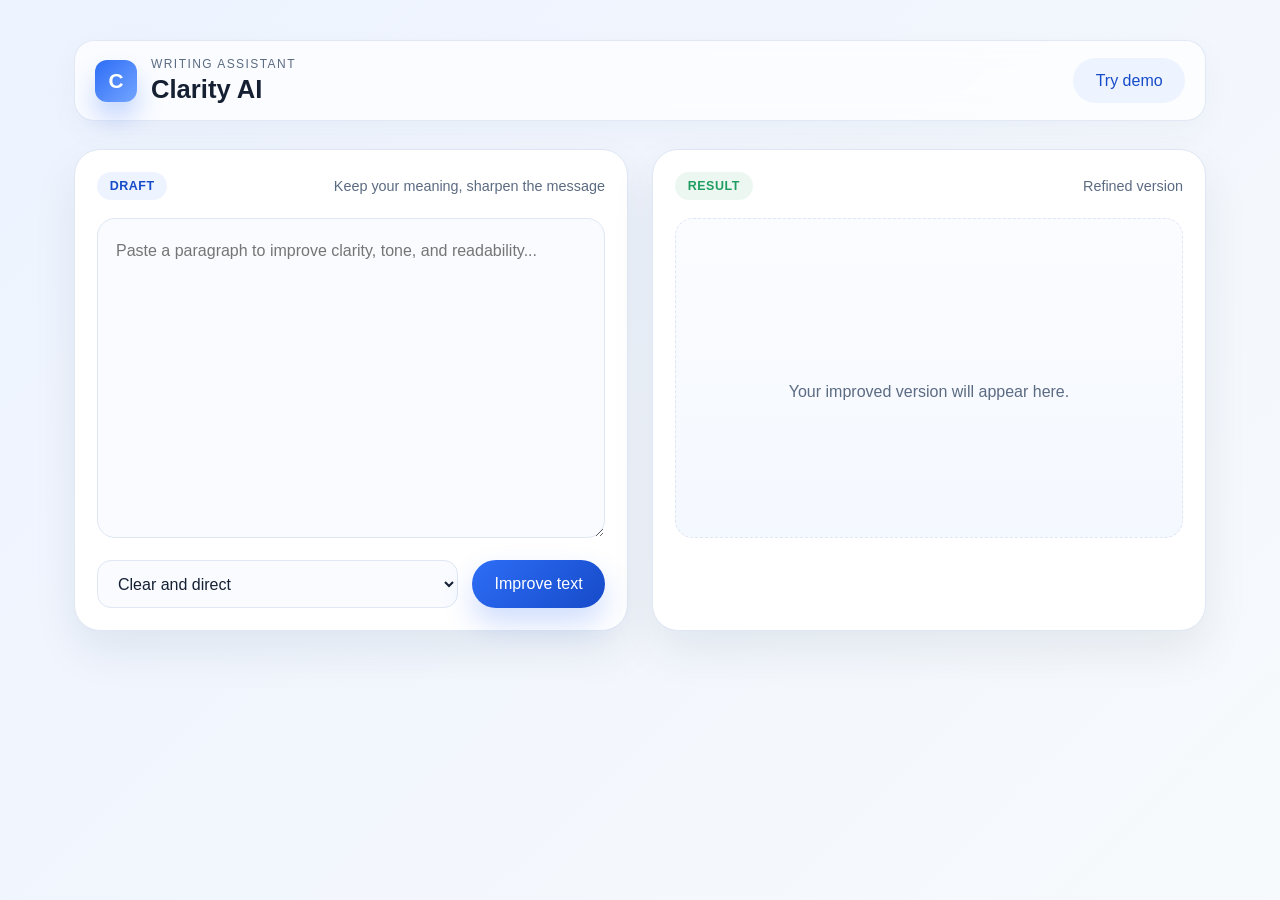
<file: frontend/index.html>
<!DOCTYPE html>
<html lang="en">
  <head>
    <meta charset="UTF-8" />
    <meta name="viewport" content="width=device-width, initial-scale=1.0" />
    <title>Clarity AI</title>
    <link rel="stylesheet" href="./css/style.css" />
  </head>
  <body>
    <div class="app-shell">
      <header class="topbar">
        <div class="brand-wrap">
          <div class="brand-mark">C</div>
          <div>
            <p class="eyebrow">Writing assistant</p>
            <h1>Clarity AI</h1>
          </div>
        </div>
        <button class="ghost-button" type="button">Try demo</button>
      </header>

      <main class="layout">
        <section class="panel input-panel">
          <div class="panel-header">
            <span class="badge">Draft</span>
            <span class="muted">Keep your meaning, sharpen the message</span>
          </div>

          <label class="sr-only" for="text-input">Your writing</label>
          <textarea id="text-input" placeholder="Paste a paragraph to improve clarity, tone, and readability..."></textarea>

          <div class="controls">
            <select id="tone-select" aria-label="Tone selector">
              <option value="clear">Clear and direct</option>
              <option value="professional">Professional</option>
              <option value="friendly">Friendly</option>
              <option value="confident">Confident</option>
            </select>
            <button id="rewrite-btn" class="primary-button" type="button">Improve text</button>
          </div>
        </section>

        <section class="panel output-panel">
          <div class="panel-header">
            <span class="badge success">Result</span>
            <span class="muted">Refined version</span>
          </div>

          <div id="output" class="output-box empty">
            Your improved version will appear here.
          </div>
        </section>
      </main>
    </div>

    <script src="./js/app.js"></script>
  </body>
</html>
</file>
<file: frontend/css/style.css>
:root {
  --bg: #f4f7fb;
  --panel: #ffffff;
  --panel-alt: #eef4ff;
  --text: #162033;
  --muted: #5b6b82;
  --primary: #2d6df6;
  --primary-dark: #164bc9;
  --border: #dfe7f4;
  --success: #1f9d61;
  --shadow: 0 20px 45px rgba(19, 35, 68, 0.08);
}

* {
  box-sizing: border-box;
}

body {
  margin: 0;
  min-height: 100vh;
  font-family: Arial, Helvetica, sans-serif;
  background: linear-gradient(135deg, #edf3ff 0%, #f7fafc 100%);
  color: var(--text);
}

button, textarea, select {
  font: inherit;
}

.app-shell {
  max-width: 1180px;
  margin: 0 auto;
  padding: 40px 24px 60px;
}

.topbar {
  display: flex;
  justify-content: space-between;
  align-items: center;
  padding: 16px 20px;
  margin-bottom: 28px;
  background: rgba(255, 255, 255, 0.7);
  border: 1px solid rgba(223, 231, 244, 0.9);
  border-radius: 20px;
  backdrop-filter: blur(10px);
  box-shadow: 0 10px 30px rgba(20, 42, 83, 0.04);
}

.brand-wrap {
  display: flex;
  align-items: center;
  gap: 14px;
}

.brand-mark {
  width: 42px;
  height: 42px;
  border-radius: 12px;
  display: grid;
  place-items: center;
  font-size: 1.3rem;
  font-weight: 700;
  color: #fff;
  background: linear-gradient(135deg, var(--primary), #73a5ff);
  box-shadow: 0 16px 25px rgba(45, 109, 246, 0.25);
}

.eyebrow {
  margin: 0 0 4px;
  font-size: 0.75rem;
  letter-spacing: 0.12em;
  text-transform: uppercase;
  color: var(--muted);
}

h1 {
  margin: 0;
  font-size: clamp(1.5rem, 2vw, 2rem);
}

.ghost-button,
.primary-button {
  border: none;
  border-radius: 999px;
  padding: 0.85rem 1.4rem;
  cursor: pointer;
  transition: transform 0.2s ease, box-shadow 0.2s ease, background 0.2s ease;
}

.ghost-button {
  background: #edf3ff;
  color: var(--primary-dark);
}

.primary-button {
  background: linear-gradient(135deg, var(--primary), var(--primary-dark));
  color: white;
  box-shadow: 0 15px 30px rgba(38, 99, 242, 0.22);
}

.ghost-button:hover,
.primary-button:hover {
  transform: translateY(-1px);
}

.layout {
  display: grid;
  grid-template-columns: repeat(2, minmax(0, 1fr));
  gap: 24px;
}

.panel {
  background: var(--panel);
  border: 1px solid var(--border);
  border-radius: 26px;
  padding: 22px;
  box-shadow: var(--shadow);
}

.panel-header {
  display: flex;
  align-items: center;
  justify-content: space-between;
  gap: 12px;
  margin-bottom: 18px;
}

.badge {
  display: inline-flex;
  align-items: center;
  padding: 0.44rem 0.8rem;
  border-radius: 999px;
  background: var(--panel-alt);
  color: var(--primary-dark);
  font-size: 0.78rem;
  font-weight: 700;
  letter-spacing: 0.04em;
  text-transform: uppercase;
}

.badge.success {
  color: var(--success);
  background: rgba(31, 157, 97, 0.08);
}

.muted {
  color: var(--muted);
  font-size: 0.9rem;
}

#text-input {
  width: 100%;
  min-height: 320px;
  padding: 18px 18px 20px;
  border: 1px solid var(--border);
  border-radius: 18px;
  background: #f9fbff;
  color: var(--text);
  resize: vertical;
  font-size: 1rem;
  line-height: 1.7;
}

#text-input:focus {
  outline: 2px solid rgba(45, 109, 246, 0.18);
  border-color: var(--primary);
}

.controls {
  display: flex;
  gap: 14px;
  margin-top: 18px;
}

select {
  flex: 1;
  min-height: 48px;
  padding: 0 1rem;
  border: 1px solid var(--border);
  border-radius: 14px;
  background: #f9fbff;
  color: var(--text);
}

.output-box {
  min-height: 320px;
  border: 1px dashed var(--border);
  border-radius: 18px;
  background: linear-gradient(180deg, #fbfcff 0%, #f4f8ff 100%);
  padding: 18px;
  white-space: pre-line;
  line-height: 1.75;
  color: var(--text);
}

.output-box.empty {
  display: grid;
  place-items: center;
  color: var(--muted);
  text-align: center;
}

.sr-only {
  position: absolute;
  width: 1px;
  height: 1px;
  padding: 0;
  margin: -1px;
  overflow: hidden;
  clip: rect(0, 0, 0, 0);
  white-space: nowrap;
  border: 0;
}

@media (max-width: 820px) {
  .layout {
    grid-template-columns: 1fr;
  }

  .controls {
    flex-direction: column;
  }

  .topbar {
    flex-direction: column;
    align-items: flex-start;
    gap: 14px;
  }
}
</file>
